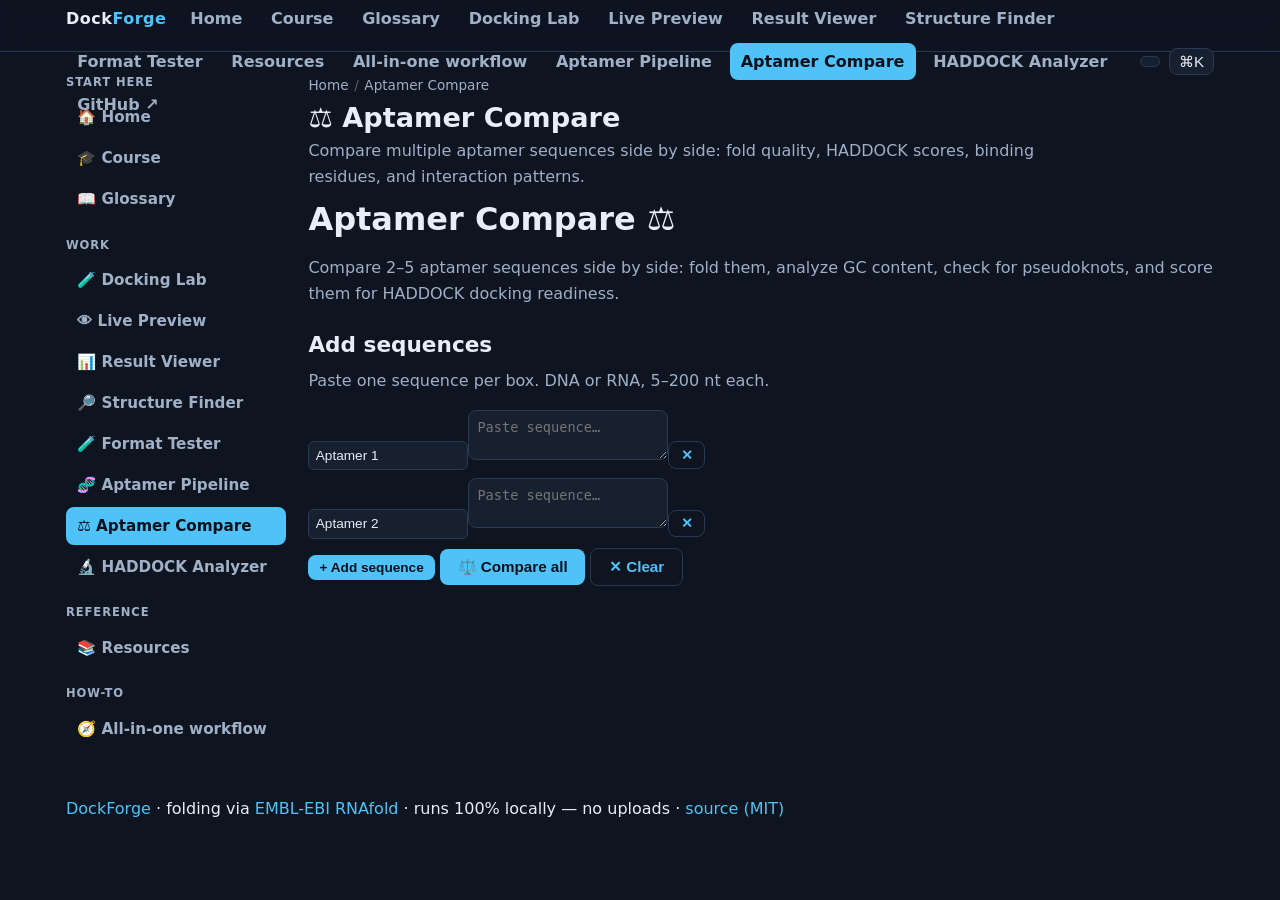
<file: docs/compare.html>
<!DOCTYPE html>
<html lang="en" data-theme="dark">
<head>
<meta charset="utf-8">
<meta name="viewport" content="width=device-width, initial-scale=1">
<title>Aptamer Compare — DockForge</title>
<meta name="description" content="Compare multiple aptamer sequences side by side: folding quality, HADDOCK scores, binding residues, and interaction patterns.">
<link rel="stylesheet" href="assets/style.css">
<link rel="icon" href="data:image/svg+xml,<svg xmlns='http://www.w3.org/2000/svg' viewBox='0 0 100 100'><text y='.9em' font-size='90'>⚖️</text></svg>">
</head>
<body>

<main class="wrap">
  <h1>Aptamer Compare ⚖️</h1>
  <p class="lead muted">Compare 2–5 aptamer sequences side by side: fold them, analyze GC content, check for pseudoknots,
  and score them for HADDOCK docking readiness.</p>

  <h2>Add sequences</h2>
  <div class="panel">
    <p class="small muted" style="margin-top:0">Paste one sequence per box. DNA or RNA, 5–200 nt each.</p>
    <div id="seqSlots"></div>
    <div class="row" style="margin-top:.6rem;gap:8px;flex-wrap:wrap">
      <button class="btn small" id="btnAdd">+ Add sequence</button>
      <button class="btn" id="btnCompare">⚖️ Compare all</button>
      <button class="btn ghost" id="btnClear">✕ Clear</button>
    </div>
  </div>

  <div id="resultsPanel" style="display:none">
    <h2>Comparison results</h2>

    <!-- Sequence table -->
    <div class="panel" id="seqTable"></div>

    <!-- Folding comparison -->
    <div class="panel" id="foldTable"></div>

    <!-- Ranking -->
    <div class="panel" id="rankPanel"></div>

    <!-- Download -->
    <div class="panel" id="dlPanel">
      <div class="row" style="gap:8px">
        <button class="btn small" id="dlCsv">⬇ comparison.csv</button>
      </div>
    </div>
  </div>
</main>

<footer class="footer"><div class="wrap">
  <a href="index.html">DockForge</a> · folding via
  <a href="https://www.ebi.ac.uk/Tools/sfc/rnafold/" target="_blank" rel="noopener">EMBL-EBI RNAfold</a> ·
  runs 100% locally — no uploads · <a href="https://github.com/CliffVale/dockforge-app" target="_blank" rel="noopener">source (MIT)</a>
</div></footer>

<script src="assets/science.js"></script>
<script src="assets/haddock.js"></script>
<script src="assets/pipeline.js"></script>
<script src="assets/app.js"></script>
<script>
(function(){
  "use strict";
  const { $, $$, esc } = window.DF;
  const P = window.DFPipeline;
  const H = window.DFHaddock;

  let slotCount = 0;
  const results = [];

  function addSlot(name, seq) {
    slotCount++;
    const div = document.createElement("div");
    div.className = "row";
    div.style.cssText = "margin:.5rem 0;gap:8px;align-items:flex-start;flex-wrap:wrap";
    div.innerHTML =
      '<input type="text" class="seq-name" value="' + esc(name || "Seq " + slotCount) + '" ' +
        'style="width:10rem;padding:.4rem;border-radius:6px;background:var(--card);color:var(--fg);border:1px solid var(--border);font-size:.85rem" ' +
        'placeholder="Name">' +
      '<textarea class="seq-data" rows="2" ' +
        'style="flex:1;min-width:200px;font-family:ui-monospace,Menlo,Consolas,monospace;padding:.5rem;border-radius:8px;background:var(--card);color:var(--fg);border:1px solid var(--border);resize:vertical;font-size:.85rem" ' +
        'placeholder="Paste sequence…">' + esc(seq || "") + '</textarea>' +
      '<button class="btn ghost small btn-remove" title="Remove">✕</button>';
    div.querySelector(".btn-remove").addEventListener("click", () => div.remove());
    $("#seqSlots").appendChild(div);
  }

  function getSequences() {
    const slots = $$("#seqSlots > div");
    const out = [];
    for (const slot of slots) {
      const name = slot.querySelector(".seq-name").value.trim();
      const seq = slot.querySelector(".seq-data").value.trim().replace(/[\s0-9]/g, "").toUpperCase();
      if (seq.length >= 5) out.push({ name: name || "Seq " + (out.length + 1), sequence: seq });
    }
    return out;
  }

  async function doCompare() {
    const seqs = getSequences();
    if (seqs.length < 2) { DF.toast("Add at least 2 sequences to compare", "warn"); return; }
    if (seqs.length > 5) { DF.toast("Max 5 sequences for browser performance", "warn"); return; }

    results.length = 0;
    for (const s of seqs) {
      const a = P.analyzeSequence(s.sequence);
      if (a.error) { DF.toast(a.error + " — skipping " + s.name, "warn"); continue; }

      let fold = { structure: ".".repeat(a.sequence.length), mfe: 0, fallback: true };
      try {
        fold = await P.foldSequence(a.sequence);
      } catch (e) { /* skip fold error */ }

      const pk = P.detectPseudoknots(fold.structure);
      results.push({ ...s, analysis: a, folding: fold, pk });
    }

    if (results.length < 2) { DF.toast("Need at least 2 valid sequences", "warn"); return; }
    renderResults();
    DF.toast("Compared " + results.length + " sequences");
  }

  function renderResults() {
    showPanel("#resultsPanel");

    // Sequence comparison table
    let html = "<h3>Sequence Properties</h3>";
    html += "<table><thead><tr><th>Name</th><th>Length</th><th>Type</th><th>GC %</th><th>Stability</th></tr></thead><tbody>";
    for (const r of results) {
      html += "<tr><td>" + esc(r.name) + "</td><td>" + r.analysis.length + " nt</td><td>" + r.analysis.type + "</td>";
      html += "<td>" + r.analysis.gcContent + "%</td>";
      html += "<td>" + (r.analysis.isHighGC ? "🟢 High" : "🟡 Normal") + "</td></tr>";
    }
    html += "</tbody></table>";
    $("#seqTable").innerHTML = html;

    // Folding comparison
    let foldHtml = "<h3>Folding Comparison (RNAfold)</h3>";
    foldHtml += "<table><thead><tr><th>Name</th><th>MFE (kcal/mol)</th><th>Base pairs</th><th>Paired %</th><th>Pseudoknot</th><th>Structure</th></tr></thead><tbody>";
    for (const r of results) {
      foldHtml += "<tr><td>" + esc(r.name) + "</td>";
      foldHtml += "<td>" + (r.folding.mfe || 0).toFixed(2) + "</td>";
      foldHtml += "<td>" + r.pk.basePairs + "</td>";
      foldHtml += "<td>" + r.pk.pairedFraction + "%</td>";
      foldHtml += "<td>" + (r.pk.hasPseudoknot ? "⚠️ Yes" : "✅ No") + "</td>";
      foldHtml += "<td class='mono' style='font-size:.75rem;word-break:break-all;max-width:200px'>" + esc(r.folding.structure || "—") + "</td></tr>";
    }
    foldHtml += "</tbody></table>";
    $("#foldTable").innerHTML = foldHtml;

    // Ranking
    const ranked = results.slice().sort((a, b) => {
      // Score: lower MFE + higher paired% + no pseudoknot = better
      const scoreA = (a.folding.mfe || 0) - (a.pk.pairedFraction * 0.5) + (a.pk.hasPseudoknot ? 20 : 0);
      const scoreB = (b.folding.mfe || 0) - (b.pk.pairedFraction * 0.5) + (b.pk.hasPseudoknot ? 20 : 0);
      return scoreA - scoreB;
    });

    let rankHtml = "<h3>HADDOCK Readiness Ranking</h3>";
    rankHtml += "<p class='small muted'>Ranked by folding stability (lower MFE + higher paired fraction + no pseudoknots = better).</p>";
    rankHtml += "<table><thead><tr><th>#</th><th>Name</th><th>MFE</th><th>Paired</th><th>Pseudoknot</th><th>Verdict</th></tr></thead><tbody>";
    ranked.forEach((r, i) => {
      const verdict = !r.pk.hasPseudoknot && r.pk.pairedFraction > 40 && (r.folding.mfe || 0) < -5
        ? "✅ Ready" : r.pk.hasPseudoknot ? "⚠️ Review PK" : "🟡 Check fold";
      rankHtml += "<tr><td>" + (i + 1) + "</td><td>" + esc(r.name) + "</td>";
      rankHtml += "<td>" + (r.folding.mfe || 0).toFixed(2) + "</td>";
      rankHtml += "<td>" + r.pk.pairedFraction + "%</td>";
      rankHtml += "<td>" + (r.pk.hasPseudoknot ? "Yes" : "No") + "</td>";
      rankHtml += "<td>" + verdict + "</td></tr>";
    });
    rankHtml += "</tbody></table>";
    $("#rankPanel").innerHTML = rankHtml;
  }

  function showPanel(id) { $(id).style.display = "block"; }

  function wireCsv() {
    $("#dlCsv").addEventListener("click", () => {
      if (!results.length) return;
      const rows = [["name","length","type","gc_pct","mfe","base_pairs","paired_pct","pseudoknot"]];
      for (const r of results) {
        rows.push([r.name, r.analysis.length, r.analysis.type, r.analysis.gcContent,
          (r.folding.mfe || 0).toFixed(2), r.pk.basePairs, r.pk.pairedFraction,
          r.pk.hasPseudoknot ? "yes" : "no"]);
      }
      const csv = rows.map(r => r.join(",")).join("\n");
      const a = document.createElement("a");
      a.href = URL.createObjectURL(new Blob([csv], { type: "text/csv" }));
      a.download = "aptamer_comparison.csv";
      a.click();
    });
  }

  function doClear() {
    results.length = 0;
    $("#seqSlots").innerHTML = "";
    slotCount = 0;
    ["#resultsPanel"].forEach(id => $(id).style.display = "none");
    addSlot();
    addSlot();
  }

  document.addEventListener("DOMContentLoaded", () => {
    addSlot("Aptamer 1", "");
    addSlot("Aptamer 2", "");
    $("#btnAdd").addEventListener("click", () => addSlot());
    $("#btnCompare").addEventListener("click", doCompare);
    $("#btnClear").addEventListener("click", doClear);
    wireCsv();
  });
})();
</script>
</body>
</html>
</file>
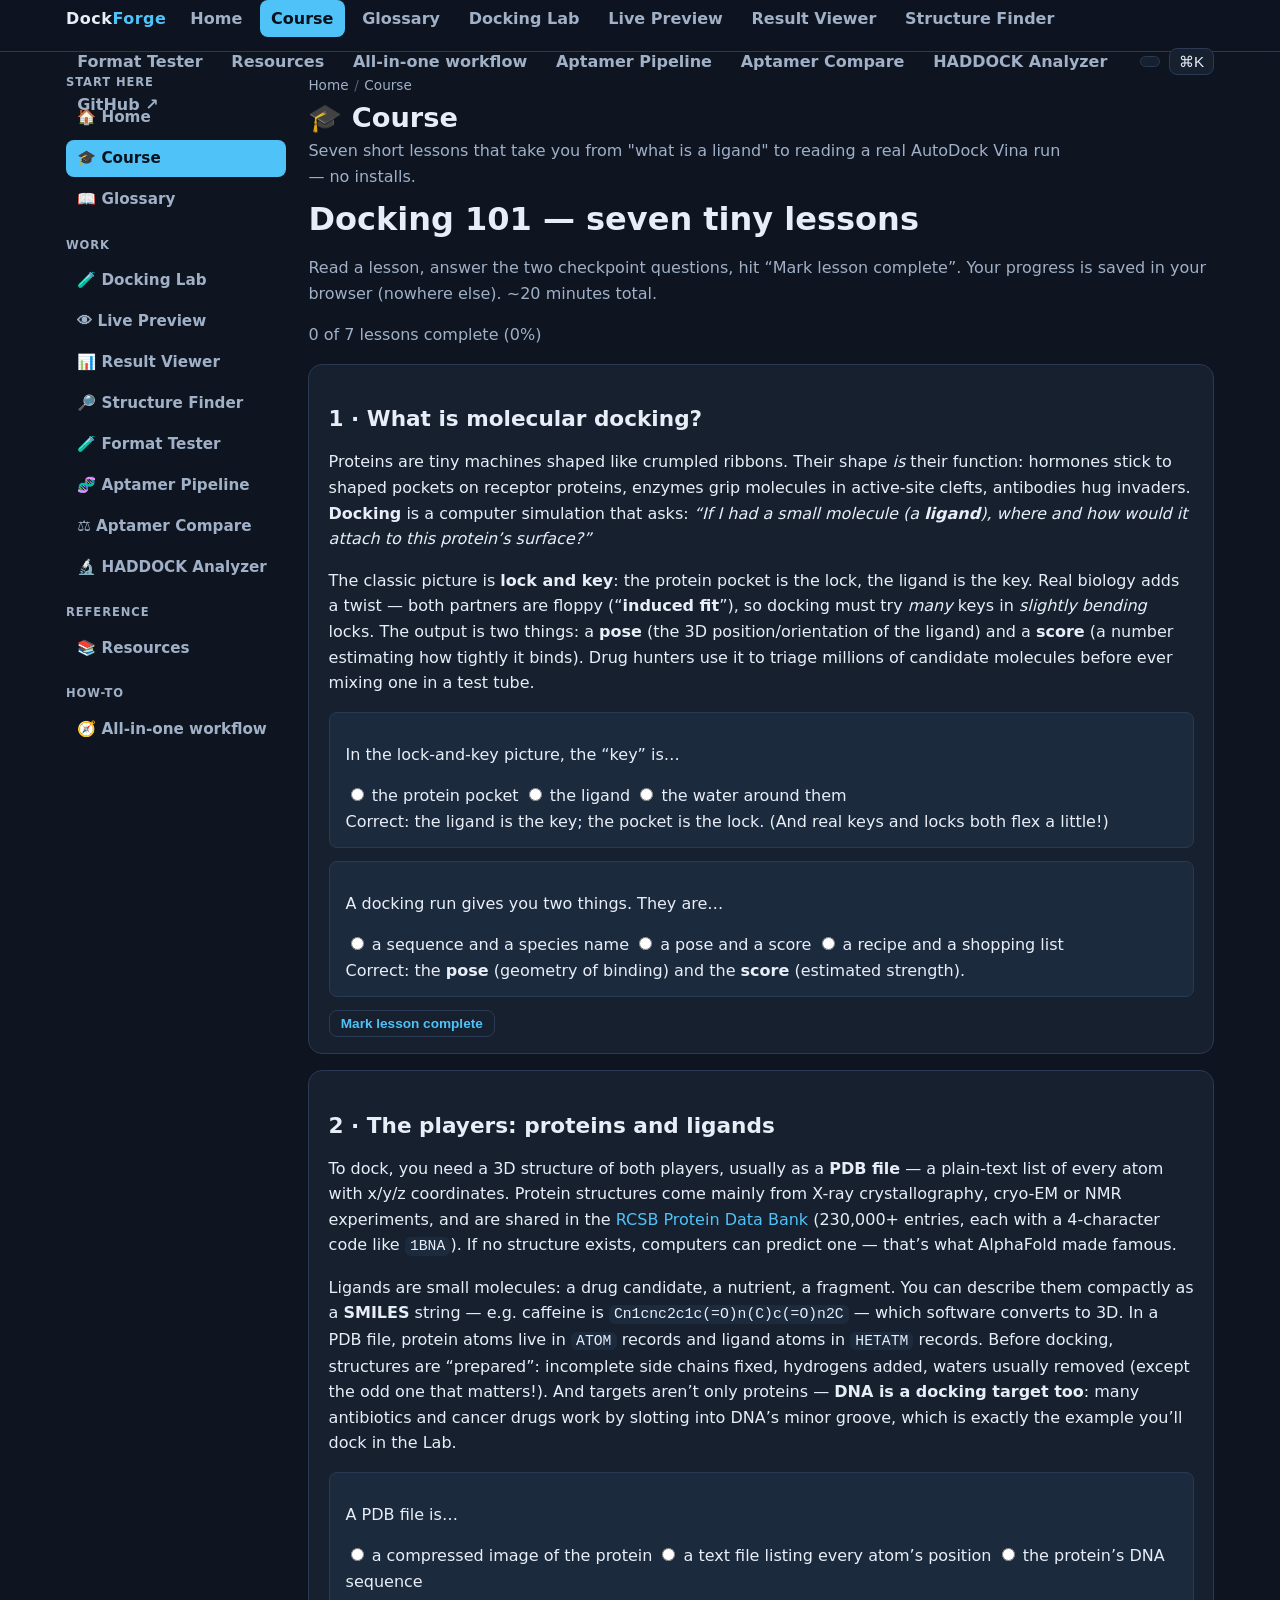
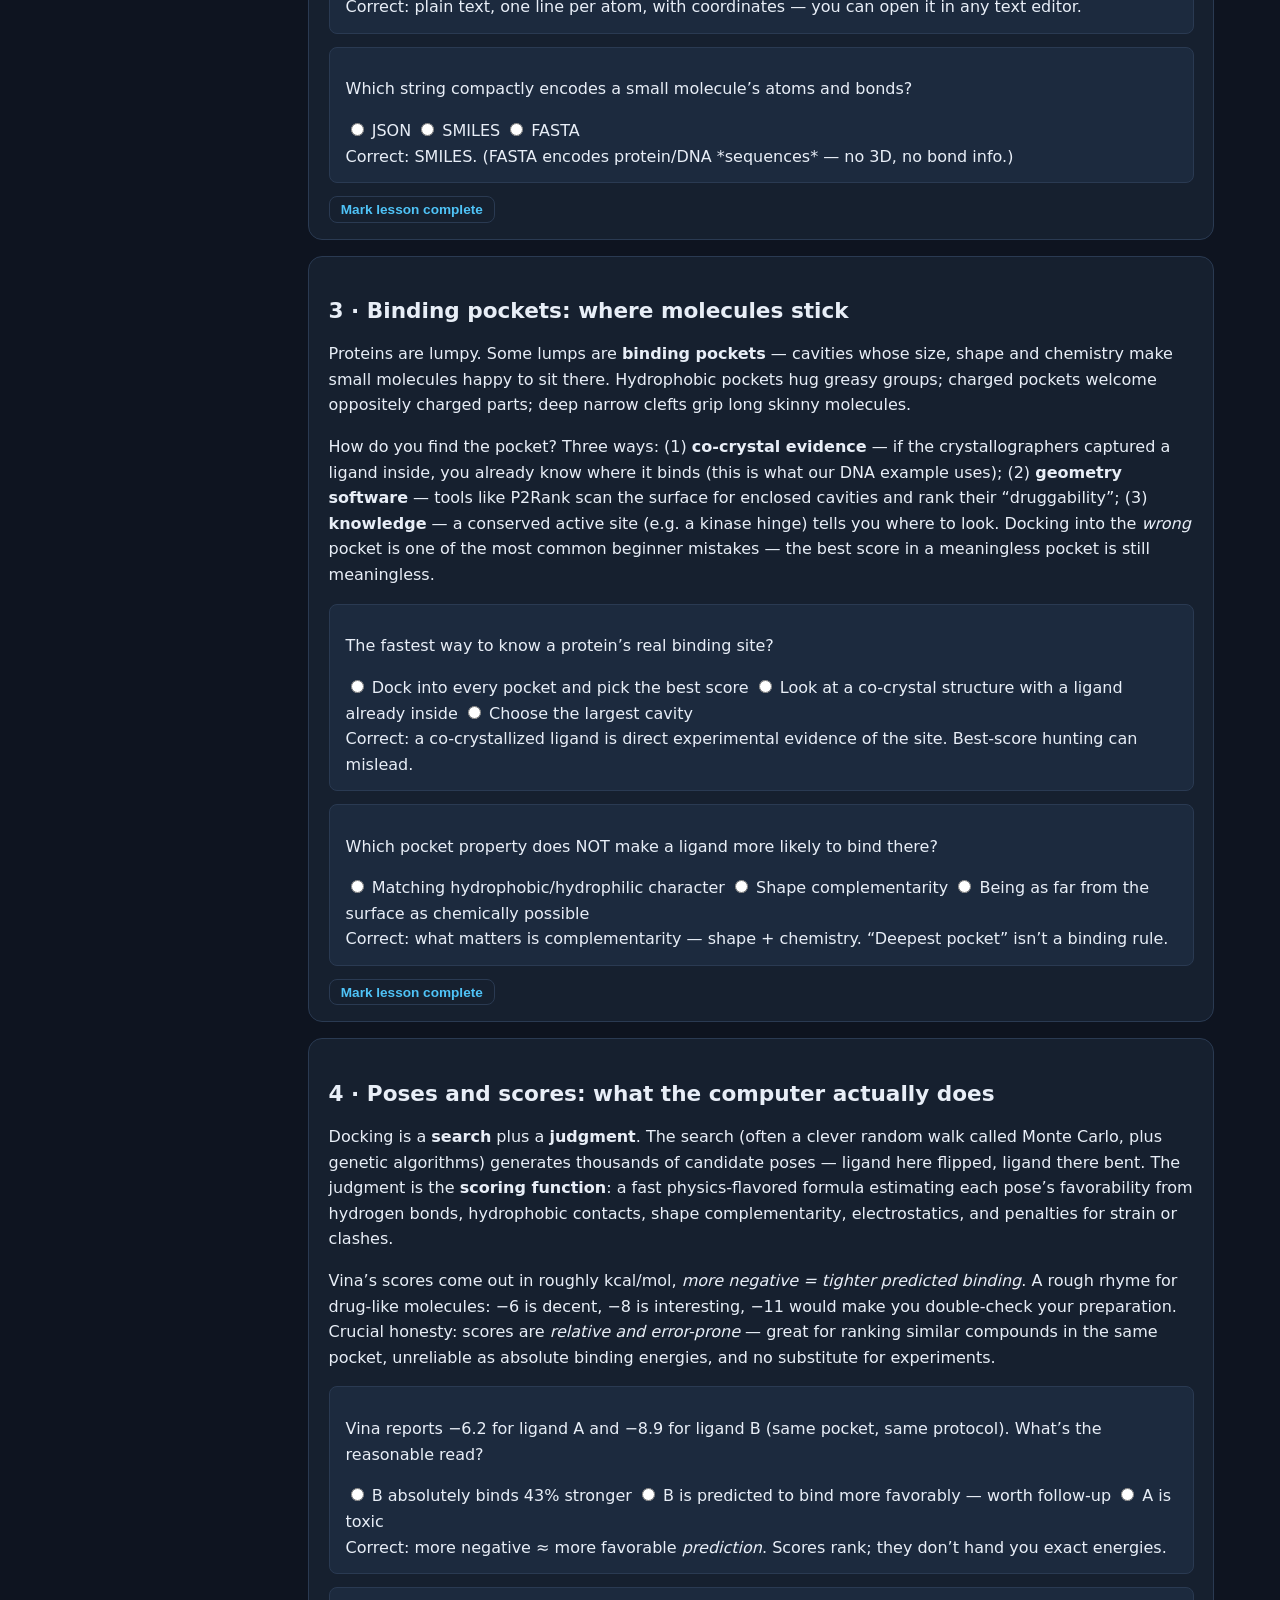
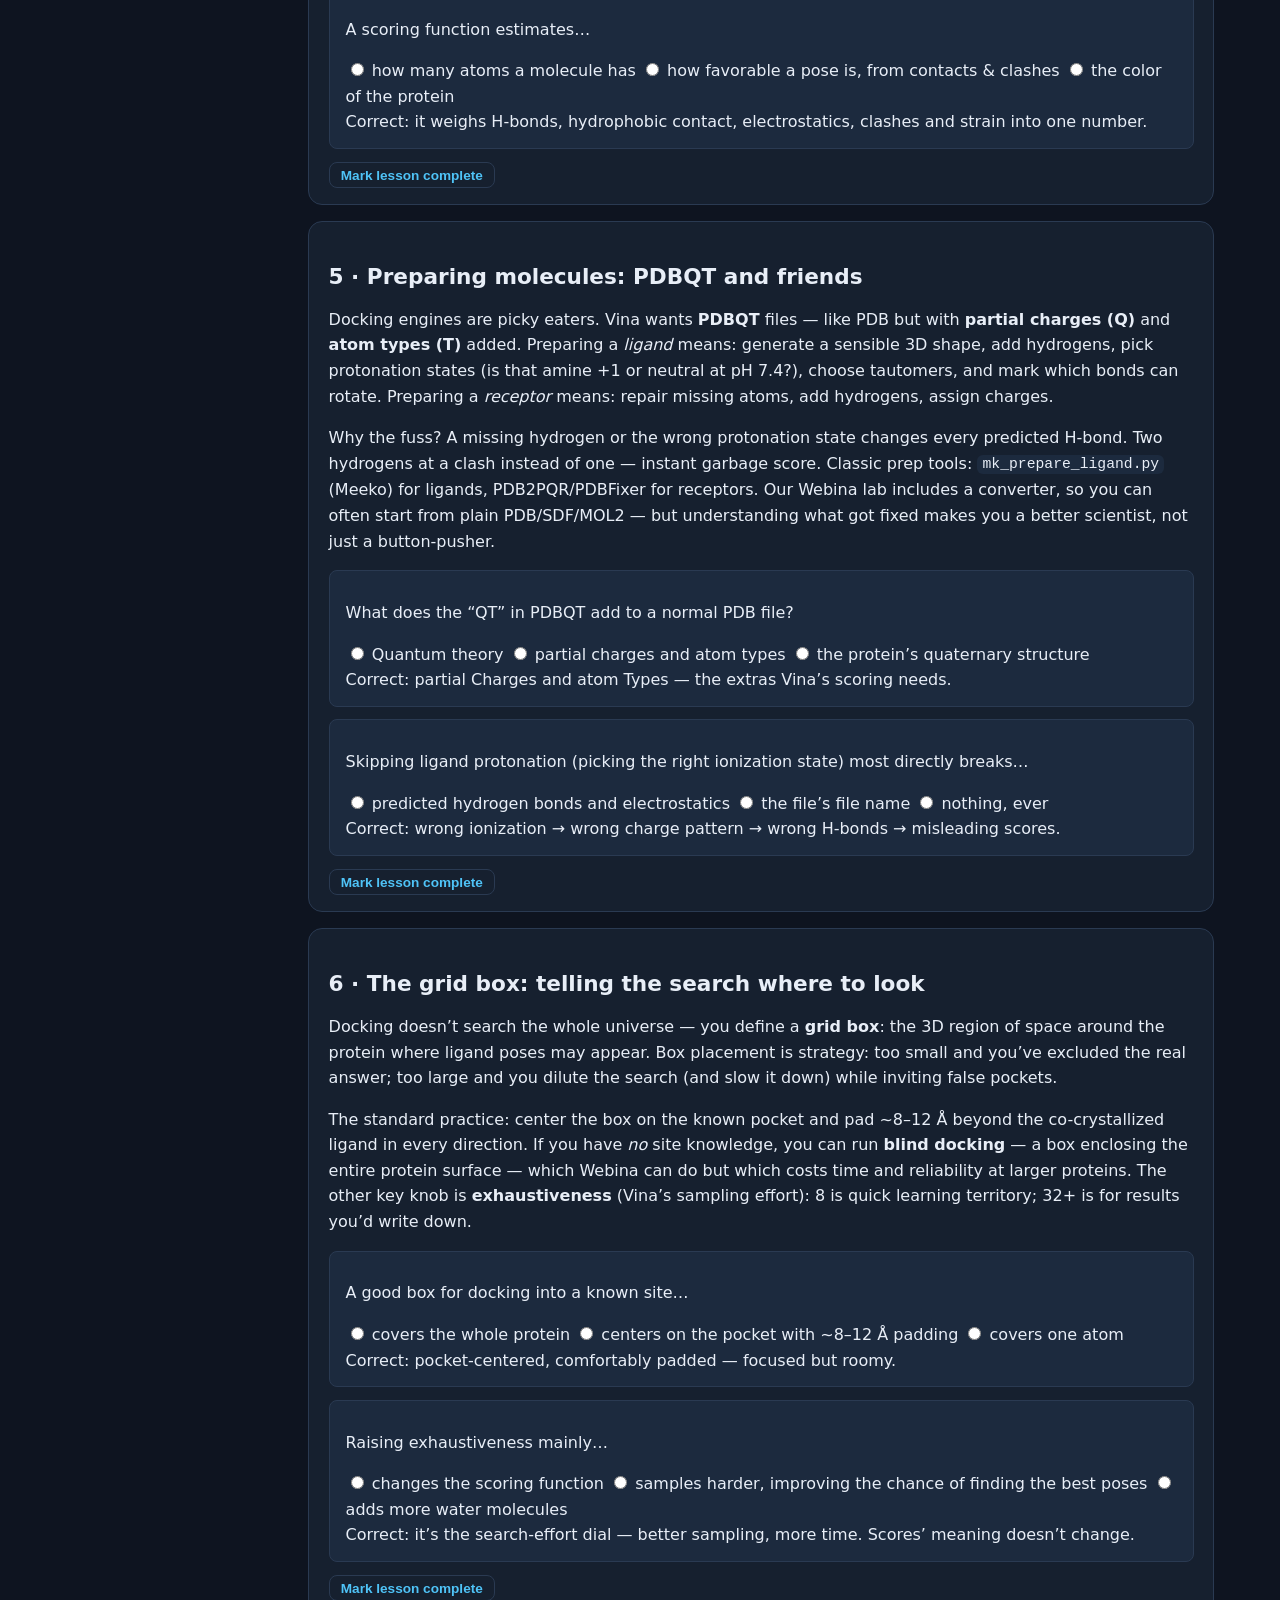
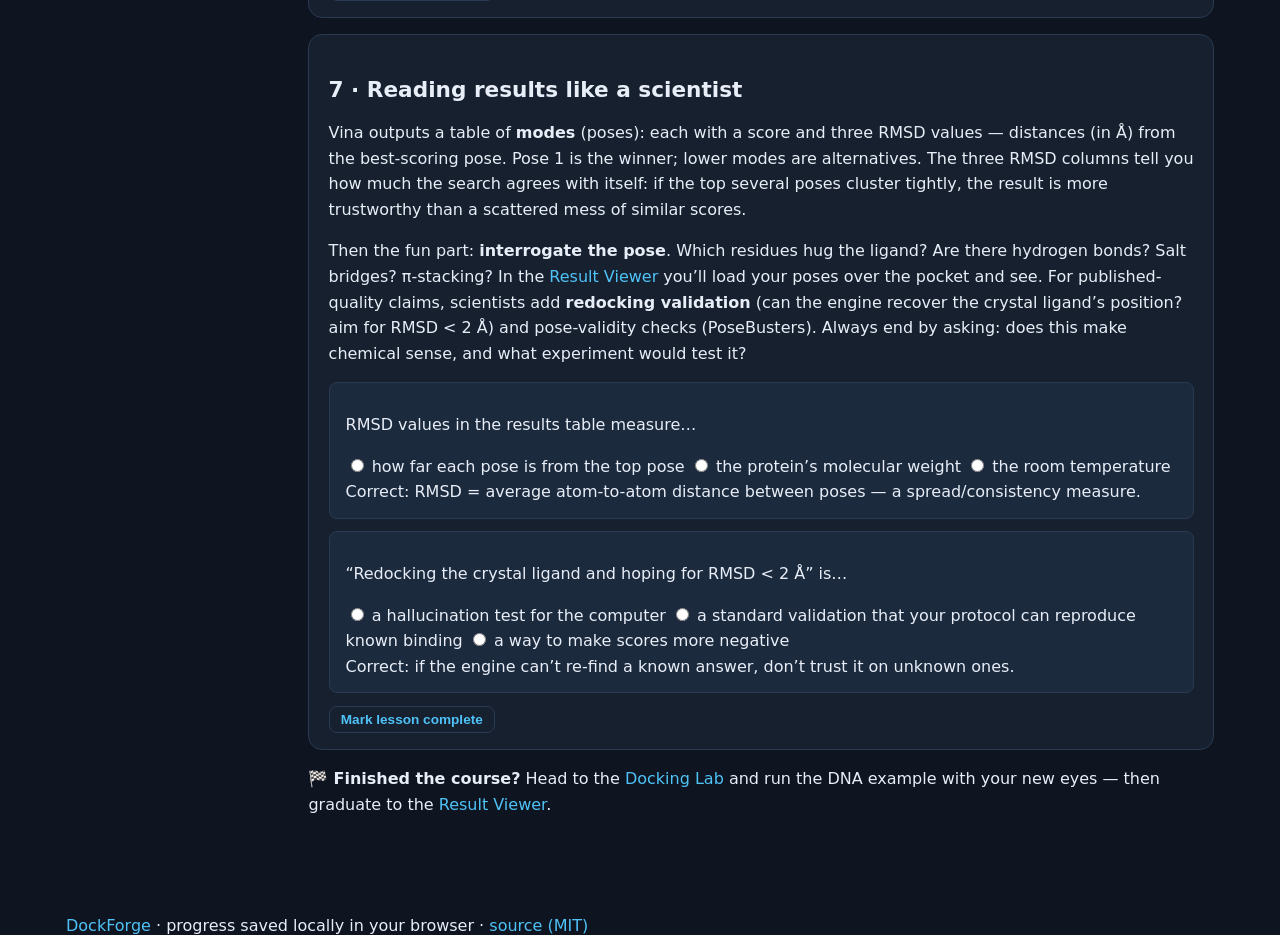
<file: docs/course.html>
<!DOCTYPE html>
<html lang="en" data-theme="dark">
<head>
<meta charset="utf-8">
<meta name="viewport" content="width=device-width, initial-scale=1">
<title>Learn docking — DockForge course</title>
<meta name="description" content="Seven bite-sized lessons that take you from 'what is a protein' to reading your first docking results.">
<link rel="stylesheet" href="assets/style.css">
<link rel="icon" href="data:image/svg+xml,<svg xmlns='http://www.w3.org/2000/svg' viewBox='0 0 100 100'><text y='.9em' font-size='90'>🧬</text></svg>">
</head>
<body>

<main class="wrap">
  <h1>Docking 101 — seven tiny lessons</h1>
  <p class="muted">Read a lesson, answer the two checkpoint questions, hit “Mark lesson complete”.
  Your progress is saved in your browser (nowhere else). ~20 minutes total.</p>

  <div id="progressbar" class="progressbar" data-total="7"><div></div></div>
  <p id="progress-label" class="muted small">0 of 7 lessons complete (0%)</p>

  <!-- 1 -->
  <section class="lesson" data-lesson="1">
    <h2>1 · What is molecular docking?</h2>
    <p>Proteins are tiny machines shaped like crumpled ribbons. Their shape <em>is</em> their function: hormones stick
    to shaped pockets on receptor proteins, enzymes grip molecules in active-site clefts, antibodies hug invaders.
    <b>Docking</b> is a computer simulation that asks: <em>“If I had a small molecule (a <b>ligand</b>), where and how
    would it attach to this protein’s surface?”</em></p>
    <p>The classic picture is <b>lock and key</b>: the protein pocket is the lock, the ligand is the key. Real biology adds
    a twist — both partners are floppy (“<b>induced fit</b>”), so docking must try <em>many</em> keys in <em>slightly
    bending</em> locks. The output is two things: a <b>pose</b> (the 3D position/orientation of the ligand) and a
    <b>score</b> (a number estimating how tightly it binds). Drug hunters use it to triage millions of candidate
    molecules before ever mixing one in a test tube.</p>
    <div class="quiz" data-id="quiz-1a">
      <p class="q">In the lock-and-key picture, the “key” is…</p>
      <label><input type="radio" name="q1a"> the protein pocket</label>
      <label><input type="radio" name="q1a"> the ligand</label>
      <label><input type="radio" name="q1a"> the water around them</label>
      <div class="expl">Correct: the ligand is the key; the pocket is the lock. (And real keys and locks both flex a little!)</div>
    </div>
    <div class="quiz" data-id="quiz-1b">
      <p class="q">A docking run gives you two things. They are…</p>
      <label><input type="radio" name="q1b"> a sequence and a species name</label>
      <label><input type="radio" name="q1b"> a pose and a score</label>
      <label><input type="radio" name="q1b"> a recipe and a shopping list</label>
      <div class="expl">Correct: the <b>pose</b> (geometry of binding) and the <b>score</b> (estimated strength).</div>
    </div>
  </section>

  <!-- 2 -->
  <section class="lesson" data-lesson="2">
    <h2>2 · The players: proteins and ligands</h2>
    <p>To dock, you need a 3D structure of both players, usually as a <b>PDB file</b> — a plain-text list of every atom
    with x/y/z coordinates. Protein structures come mainly from X-ray crystallography, cryo-EM or NMR experiments, and are
    shared in the <a href="https://www.rcsb.org" target="_blank" rel="noopener">RCSB Protein Data Bank</a> (230,000+ entries,
    each with a 4-character code like <span class="mono">1BNA</span>). If no structure exists, computers can predict one —
    that’s what AlphaFold made famous.</p>
    <p>Ligands are small molecules: a drug candidate, a nutrient, a fragment. You can describe them compactly as a
    <b>SMILES</b> string — e.g. caffeine is
    <span class="mono">Cn1cnc2c1c(=O)n(C)c(=O)n2C</span> — which software converts to 3D. In a PDB file, protein atoms live
    in <span class="mono">ATOM</span> records and ligand atoms in <span class="mono">HETATM</span> records. Before docking,
    structures are “prepared”: incomplete side chains fixed, hydrogens added, waters usually removed (except the odd one
    that matters!). And targets aren’t only proteins — <b>DNA is a docking target too</b>: many antibiotics and cancer
    drugs work by slotting into DNA’s minor groove, which is exactly the example you’ll dock in the Lab.</p>
    <div class="quiz" data-id="quiz-2a">
      <p class="q">A PDB file is…</p>
      <label><input type="radio" name="q2a"> a compressed image of the protein</label>
      <label><input type="radio" name="q2a"> a text file listing every atom’s position</label>
      <label><input type="radio" name="q2a"> the protein’s DNA sequence</label>
      <div class="expl">Correct: plain text, one line per atom, with coordinates — you can open it in any text editor.</div>
    </div>
    <div class="quiz" data-id="quiz-2b">
      <p class="q">Which string compactly encodes a small molecule’s atoms and bonds?</p>
      <label><input type="radio" name="q2b"> JSON</label>
      <label><input type="radio" name="q2b"> SMILES</label>
      <label><input type="radio" name="q2b"> FASTA</label>
      <div class="expl">Correct: SMILES. (FASTA encodes protein/DNA *sequences* — no 3D, no bond info.)</div>
    </div>
  </section>

  <!-- 3 -->
  <section class="lesson" data-lesson="3">
    <h2>3 · Binding pockets: where molecules stick</h2>
    <p>Proteins are lumpy. Some lumps are <b>binding pockets</b> — cavities whose size, shape and chemistry make small
    molecules happy to sit there. Hydrophobic pockets hug greasy groups; charged pockets welcome oppositely charged
    parts; deep narrow clefts grip long skinny molecules.</p>
    <p>How do you find the pocket? Three ways: (1) <b>co-crystal evidence</b> — if the crystallographers captured a ligand
    inside, you already know where it binds (this is what our DNA example uses); (2) <b>geometry software</b> — tools like
    P2Rank scan the surface for enclosed cavities and rank their “druggability”; (3) <b>knowledge</b> — a conserved active
    site (e.g. a kinase hinge) tells you where to look. Docking into the <em>wrong</em> pocket is one of the most common
    beginner mistakes — the best score in a meaningless pocket is still meaningless.</p>
    <div class="quiz" data-id="quiz-3a">
      <p class="q">The fastest way to know a protein’s real binding site?</p>
      <label><input type="radio" name="q3a"> Dock into every pocket and pick the best score</label>
      <label><input type="radio" name="q3a"> Look at a co-crystal structure with a ligand already inside</label>
      <label><input type="radio" name="q3a"> Choose the largest cavity</label>
      <div class="expl">Correct: a co-crystallized ligand is direct experimental evidence of the site. Best-score hunting can mislead.</div>
    </div>
    <div class="quiz" data-id="quiz-3b">
      <p class="q">Which pocket property does NOT make a ligand more likely to bind there?</p>
      <label><input type="radio" name="q3b"> Matching hydrophobic/hydrophilic character</label>
      <label><input type="radio" name="q3b"> Shape complementarity</label>
      <label><input type="radio" name="q3b"> Being as far from the surface as chemically possible</label>
      <div class="expl">Correct: what matters is complementarity — shape + chemistry. “Deepest pocket” isn’t a binding rule.</div>
    </div>
  </section>

  <!-- 4 -->
  <section class="lesson" data-lesson="4">
    <h2>4 · Poses and scores: what the computer actually does</h2>
    <p>Docking is a <b>search</b> plus a <b>judgment</b>. The search (often a clever random walk called Monte Carlo, plus
    genetic algorithms) generates thousands of candidate poses — ligand here flipped, ligand there bent. The judgment is
    the <b>scoring function</b>: a fast physics-flavored formula estimating each pose’s favorability from hydrogen bonds,
    hydrophobic contacts, shape complementarity, electrostatics, and penalties for strain or clashes.</p>
    <p>Vina’s scores come out in roughly kcal/mol, <em>more negative = tighter predicted binding</em>. A rough rhyme for
    drug-like molecules: −6 is decent, −8 is interesting, −11 would make you double-check your preparation. Crucial honesty:
    scores are <em>relative and error-prone</em> — great for ranking similar compounds in the same pocket, unreliable as
    absolute binding energies, and no substitute for experiments.</p>
    <div class="quiz" data-id="quiz-4a">
      <p class="q">Vina reports −6.2 for ligand A and −8.9 for ligand B (same pocket, same protocol). What’s the reasonable read?</p>
      <label><input type="radio" name="q4a"> B absolutely binds 43% stronger</label>
      <label><input type="radio" name="q4a"> B is predicted to bind more favorably — worth follow-up</label>
      <label><input type="radio" name="q4a"> A is toxic</label>
      <div class="expl">Correct: more negative ≈ more favorable <em>prediction</em>. Scores rank; they don’t hand you exact energies.</div>
    </div>
    <div class="quiz" data-id="quiz-4b">
      <p class="q">A scoring function estimates…</p>
      <label><input type="radio" name="q4b"> how many atoms a molecule has</label>
      <label><input type="radio" name="q4b"> how favorable a pose is, from contacts &amp; clashes</label>
      <label><input type="radio" name="q4b"> the color of the protein</label>
      <div class="expl">Correct: it weighs H-bonds, hydrophobic contact, electrostatics, clashes and strain into one number.</div>
    </div>
  </section>

  <!-- 5 -->
  <section class="lesson" data-lesson="5">
    <h2>5 · Preparing molecules: PDBQT and friends</h2>
    <p>Docking engines are picky eaters. Vina wants <b>PDBQT</b> files — like PDB but with <b>partial charges (Q)</b> and
    <b>atom types (T)</b> added. Preparing a <em>ligand</em> means: generate a sensible 3D shape, add hydrogens,
    pick protonation states (is that amine +1 or neutral at pH 7.4?), choose tautomers, and mark which bonds can rotate.
    Preparing a <em>receptor</em> means: repair missing atoms, add hydrogens, assign charges.</p>
    <p>Why the fuss? A missing hydrogen or the wrong protonation state changes every predicted H-bond. Two hydrogens at
    a clash instead of one — instant garbage score. Classic prep tools: <span class="mono">mk_prepare_ligand.py</span>
    (Meeko) for ligands, PDB2PQR/PDBFixer for receptors. Our Webina lab includes a converter, so you can often start from
    plain PDB/SDF/MOL2 — but understanding what got fixed makes you a better scientist, not just a button-pusher.</p>
    <div class="quiz" data-id="quiz-5a">
      <p class="q">What does the “QT” in PDBQT add to a normal PDB file?</p>
      <label><input type="radio" name="q5a"> Quantum theory</label>
      <label><input type="radio" name="q5a"> partial charges and atom types</label>
      <label><input type="radio" name="q5a"> the protein’s quaternary structure</label>
      <div class="expl">Correct: partial Charges and atom Types — the extras Vina’s scoring needs.</div>
    </div>
    <div class="quiz" data-id="quiz-5b">
      <p class="q">Skipping ligand protonation (picking the right ionization state) most directly breaks…</p>
      <label><input type="radio" name="q5b"> predicted hydrogen bonds and electrostatics</label>
      <label><input type="radio" name="q5b"> the file’s file name</label>
      <label><input type="radio" name="q5b"> nothing, ever</label>
      <div class="expl">Correct: wrong ionization → wrong charge pattern → wrong H-bonds → misleading scores.</div>
    </div>
  </section>

  <!-- 6 -->
  <section class="lesson" data-lesson="6">
    <h2>6 · The grid box: telling the search where to look</h2>
    <p>Docking doesn’t search the whole universe — you define a <b>grid box</b>: the 3D region of space around the protein
    where ligand poses may appear. Box placement is strategy: too small and you’ve excluded the real answer; too large and
    you dilute the search (and slow it down) while inviting false pockets.</p>
    <p>The standard practice: center the box on the known pocket and pad ~8–12&nbsp;Å beyond the co-crystallized ligand in
    every direction. If you have <em>no</em> site knowledge, you can run <b>blind docking</b> — a box enclosing the entire
    protein surface — which Webina can do but which costs time and reliability at larger proteins. The other key knob is
    <b>exhaustiveness</b> (Vina’s sampling effort): 8 is quick learning territory; 32+ is for results you’d write down.</p>
    <div class="quiz" data-id="quiz-6a">
      <p class="q">A good box for docking into a known site…</p>
      <label><input type="radio" name="q6a"> covers the whole protein</label>
      <label><input type="radio" name="q6a"> centers on the pocket with ~8–12 Å padding</label>
      <label><input type="radio" name="q6a"> covers one atom</label>
      <div class="expl">Correct: pocket-centered, comfortably padded — focused but roomy.</div>
    </div>
    <div class="quiz" data-id="quiz-6b">
      <p class="q">Raising exhaustiveness mainly…</p>
      <label><input type="radio" name="q6b"> changes the scoring function</label>
      <label><input type="radio" name="q6b"> samples harder, improving the chance of finding the best poses</label>
      <label><input type="radio" name="q6b"> adds more water molecules</label>
      <div class="expl">Correct: it’s the search-effort dial — better sampling, more time. Scores’ meaning doesn’t change.</div>
    </div>
  </section>

  <!-- 7 -->
  <section class="lesson" data-lesson="7">
    <h2>7 · Reading results like a scientist</h2>
    <p>Vina outputs a table of <b>modes</b> (poses): each with a score and three RMSD values — distances (in Å) from the
    best-scoring pose. Pose 1 is the winner; lower modes are alternatives. The three RMSD columns tell you how much the
    search agrees with itself: if the top several poses cluster tightly, the result is more trustworthy than a scattered
    mess of similar scores.</p>
    <p>Then the fun part: <b>interrogate the pose</b>. Which residues hug the ligand? Are there hydrogen bonds? Salt
    bridges? π-stacking? In the <a href="results.html">Result Viewer</a> you’ll load your poses over the pocket and see.
    For published-quality claims, scientists add <b>redocking validation</b> (can the engine recover the crystal ligand’s
    position? aim for RMSD &lt; 2 Å) and pose-validity checks (PoseBusters). Always end by asking: does this make chemical
    sense, and what experiment would test it?</p>
    <div class="quiz" data-id="quiz-7a">
      <p class="q">RMSD values in the results table measure…</p>
      <label><input type="radio" name="q7a"> how far each pose is from the top pose</label>
      <label><input type="radio" name="q7a"> the protein’s molecular weight</label>
      <label><input type="radio" name="q7a"> the room temperature</label>
      <div class="expl">Correct: RMSD = average atom-to-atom distance between poses — a spread/consistency measure.</div>
    </div>
    <div class="quiz" data-id="quiz-7b">
      <p class="q">“Redocking the crystal ligand and hoping for RMSD &lt; 2 Å” is…</p>
      <label><input type="radio" name="q7b"> a hallucination test for the computer</label>
      <label><input type="radio" name="q7b"> a standard validation that your protocol can reproduce known binding</label>
      <label><input type="radio" name="q7b"> a way to make scores more negative</label>
      <div class="expl">Correct: if the engine can’t re-find a known answer, don’t trust it on unknown ones.</div>
    </div>
  </section>

  <div class="panel">
    🏁 <b>Finished the course?</b> Head to the <a href="lab.html">Docking Lab</a> and run the DNA example with your new
    eyes — then graduate to the <a href="results.html">Result Viewer</a>.
  </div>
</main>

<footer class="footer"><div class="wrap">
  <a href="index.html">DockForge</a> · progress saved locally in your browser ·
  <a href="https://github.com/CliffVale/dockforge-app" target="_blank" rel="noopener">source (MIT)</a>
</div></footer>

<script src="assets/app.js"></script>
</body>
</html>
</file>
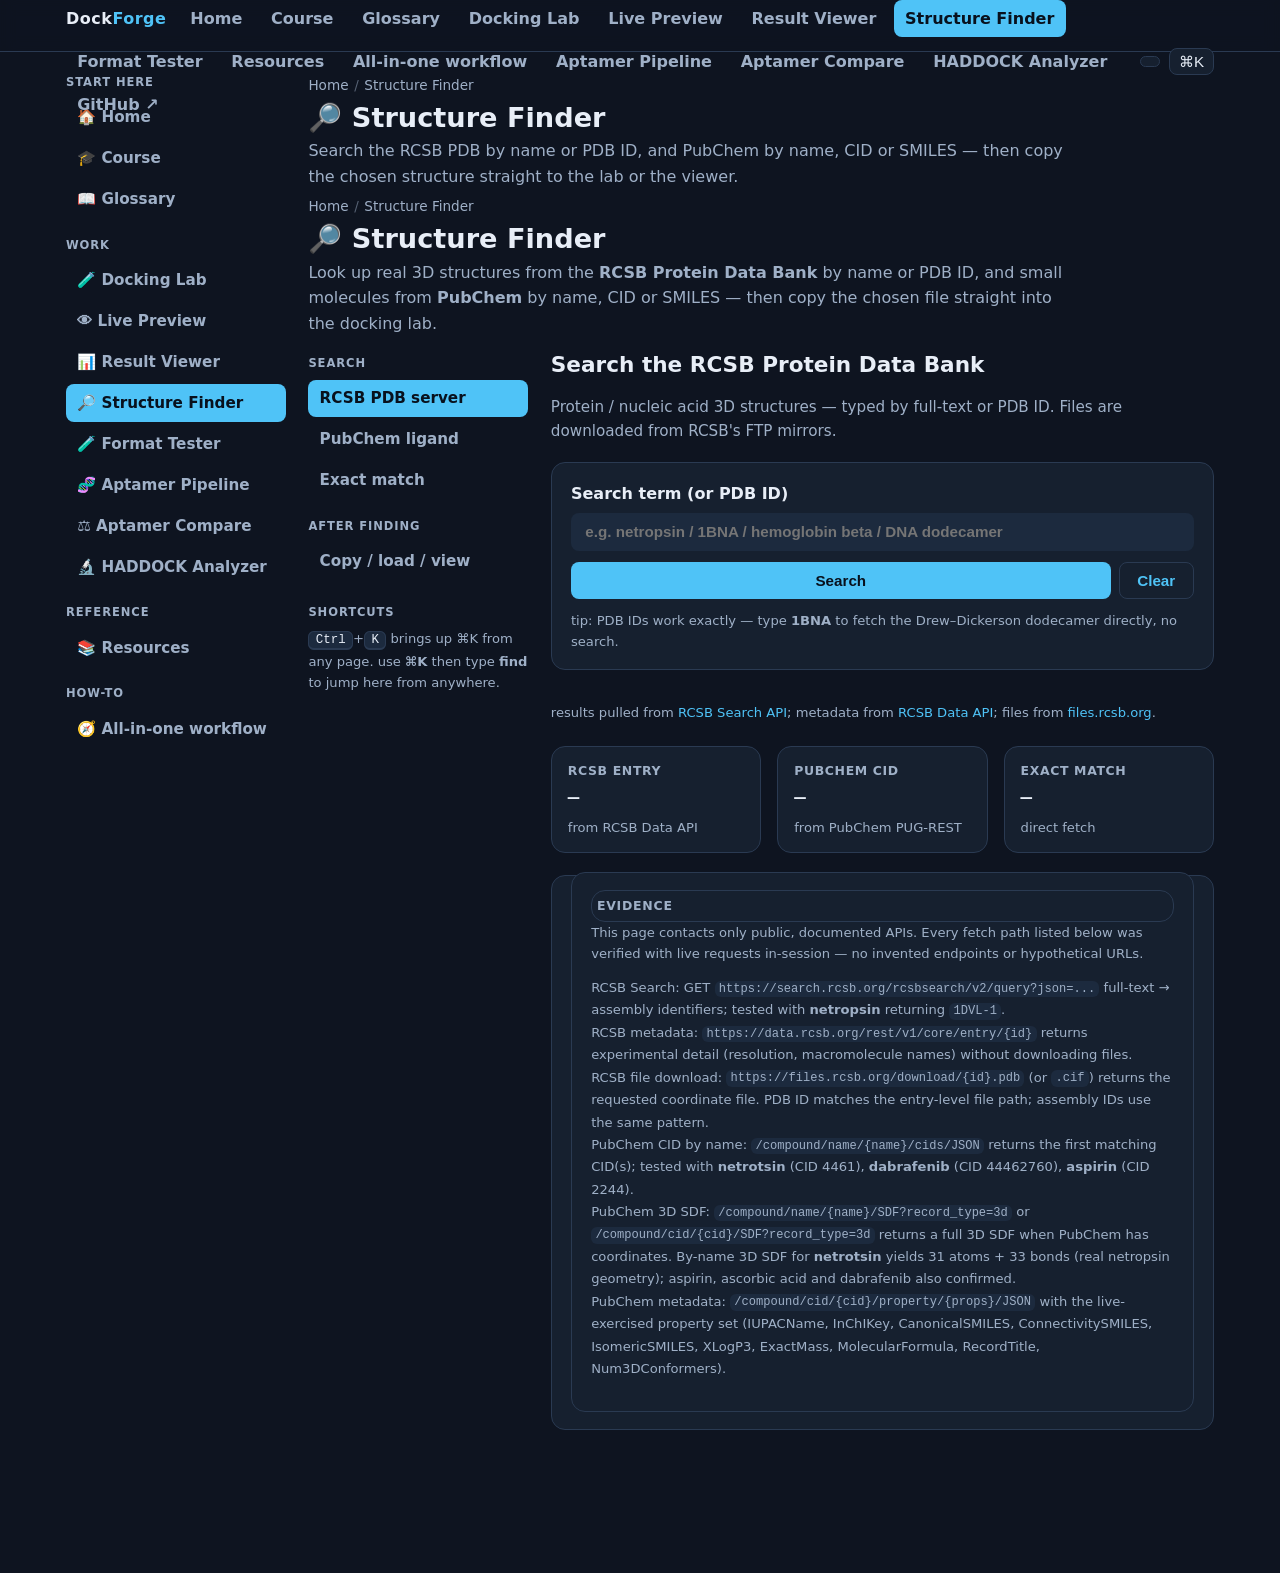
<file: docs/find.html>
<!DOCTYPE html>
<html lang="en" data-theme="dark">
<head>
<meta charset="utf-8">
<meta name="viewport" content="width=device-width, initial-scale=1">
<title>Structure Finder — DockForge</title>
<meta name="description" content="Search the RCSB PDB by name or PDB ID, and PubChem by name, CID or SMILES — then copy the chosen structure to the lab or open it in the viewer.">
<link rel="stylesheet" href="assets/style.css">
</head>
<body>
<main class="wrap"></main>

<script src="assets/app.js"></script>
<script src="assets/formats.js"></script>
<script>
/* DockForge — Structure Finder page.
   Three search modes, each backed by a different LIVE public API.
   Every endpoint below is verified in-session (2026-09-09) against real
   fixtures: RCSB netropsin search → 1DVL-1 assembly; PubChem name→CID
   for netrotsin (CID 4461), dabrafenib (CID 44462760), aspirin (CID 2244);
   by-name 3D SDF (record_type=3d) returns real 3D coordinates for every
   lit compound above; by-name-smiles → CID via PUG-REST.
*/
(function () {
  "use strict";
  const $ = DF.$, esc = DF.esc, toast = DF.toast;

  // ---------- API surfaces (verified live) ----------
  const RCSBSEARCH = "https://search.rcsb.org/rcsbsearch/v2/query";
  const RCSBENTRY  = "https://data.rcsb.org/rest/v1/core/entry";
  const RCBSBDOWNLOAD = "https://files.rcsb.org/download";

  const PUBCHEM_BYNAME_CIDS = "https://pubchem.ncbi.nlm.nih.gov/rest/pug/compound/name/{q}/cids/JSON";
  const PUBCHEM_BYNAME_3DSDF = "https://pubchem.ncbi.nlm.nih.gov/rest/pug/compound/name/{q}/SDF?record_type=3d";
  const PUBCHEM_CID_PROPERTY  = "https://pubchem.ncbi.nlm.nih.gov/rest/pug/compound/cid/{cid}/property/{props}/JSON";
  const PUBCHEM_CID_3DSDF    = "https://pubchem.ncbi.nlm.nih.gov/rest/pug/compound/cid/{cid}/SDF?record_type=3d";
  // canonical property list verified working in-session (in order tested):
  const PUBCHEM_PROPS = "IUPACName,InChIKey,CanonicalSMILES,ConnectivitySMILES,IsomericSMILES,XLogP3,ExactMass,MolecularFormula,RecordTitle,Num3DConformers";

  // ---------- search features ----------
  const STATUS = { LOADING: "loading", OK: "ok", NONE: "none", ERR: "err" };

  // ---------- shell ----------
  const main = $("main.wrap");
  if (!main) return;

  const pageHead = `
    <div class="page-head">
      <div class="breadcrumb"><a href="index.html">Home</a><span class="sep">/</span>Structure Finder</div>
      <h1>🔎 Structure Finder</h1>
      <p class="desc">Look up real 3D structures from the <b>RCSB Protein Data Bank</b> by name or PDB ID, and small molecules from <b>PubChem</b> by name, CID or SMILES — then copy the chosen file straight into the docking lab.</p>
    </div>`;

  main.innerHTML = pageHead + `
    <div class="layout" style="grid-template-columns:220px minmax(0,1fr);gap:1.4rem;padding-top:.6rem">
      <aside class="sidebar">
        <div class="group">Search</div>
        <a class="side-link active" href="#tabServer">RCSB PDB server</a>
        <a class="side-link" href="#tabLigand">PubChem ligand</a>
        <a class="side-link" href="#tabExact">Exact match</a>
        <div class="group">After finding</div>
        <a class="side-link" href="#tabAfter">Copy / load / view</a>
        <div class="group" style="margin-top:1.2rem">Shortcuts</div>
        <div class="muted" style="font-size:.82rem">
          <span class="kbd">Ctrl</span>+<span class="kbd">K</span> brings up ⌘K from any page.
          use <b>⌘K</b> then type <b>find</b> to jump here from anywhere.
        </div>
      </aside>

      <div class="content">
        <div id="tabServer">
          <h2 style="margin-top:0">Search the RCSB Protein Data Bank</h2>
          <p class="muted" style="font-size:.95rem">Protein / nucleic acid 3D structures — typed by full-text or PDB ID. Files are downloaded from RCSB's FTP mirrors.</p>
          <div class="cards" style="grid-template-columns:1fr">
            <div class="card">
              <label for="rcsbQ" style="font-weight:700;display:block;margin:0 0 .4rem">Search term (or PDB ID)</label>
              <input id="rcsbQ" class="btn ghost" style="width:100%;border:none;background:var(--muted);color:var(--foreground);padding:.65rem .9rem;border-radius:var(--radius-sm);font-weight:700"
                placeholder="e.g. netropsin / 1BNA / hemoglobin beta / DNA dodecamer" autocomplete="off">
              <div style="margin-top:.7rem;display:flex;gap:.5rem">
                <button id="rcsbSearchBtn" class="btn" style="flex:1">Search</button>
                <button id="rcsbClearBtn" class="btn ghost">Clear</button>
              </div>
              <div id="rcsbHelp" class="muted" style="font-size:.82rem;margin-top:.7rem">
                tip: PDB IDs work exactly — type <b>1BNA</b> to fetch the Drew–Dickerson dodecamer directly, no search.
              </div>
            </div>
          </div>
          <div id="rcsbPanel" style="margin-top:.7rem;display:none"></div>
          <div id="rcsbExplain" class="muted" style="font-size:.82rem;margin-top:.7rem">
            results pulled from <a href="https://search.rcsb.org" target="_blank" rel="noopener">RCSB Search API</a>;
            metadata from <a href="https://data.rcsb.org" target="_blank" rel="noopener">RCSB Data API</a>;
            files from <a href="https://files.rcsb.org" target="_blank" rel="noopener">files.rcsb.org</a>.
          </div>
        </div>

        <div id="tabLigand" style="display:none">
          <h2 style="margin-top:0">Find a ligand in PubChem</h2>
          <p class="muted" style="font-size:.95rem">By <b>name</b>, by <b>PubChem CID</b>, or by <b>SMILES</b>. 3D structure (record_type=3d SDF) is returned when PubChem has coordinates.</p>
          <div class="cards">
            <div class="card">
              <label for="pcMode" style="font-weight:700;display:block;margin:0 0 .4rem">Search mode</label>
              <select id="pcMode" style="width:100%;background:var(--muted);color:var(--foreground);border:1px solid var(--border);border-radius:var(--radius-sm);padding:.5rem .7rem;font-weight:700">
                <option value="name">By name (e.g. netrotsin, dabrafenib, aspirin)</option>
                <option value="cid">By PubChem CID (e.g. 4461)</option>
                <option value="smiles">By SMILES (e.g. CC(=O)Oc1ccccc1C(=O)O)</option>
              </select>
            </div>
            <div class="card">
              <label for="pcQ" style="font-weight:700;display:block;margin:0 0 .4rem">Search value</label>
              <input id="pcQ" class="btn ghost" style="width:100%;border:none;background:var(--muted);color:var(--foreground);padding:.65rem .9rem;border-radius:var(--radius-sm);font-weight:700;font-family:ui-monospace,monospace"
                placeholder="netrotsin, 4461, CC(=O)Oc1ccccc1C(=O)O, caffeine" autocomplete="off">
              <div style="margin-top:.7rem;display:flex;gap:.5rem">
                <button id="pcSearchBtn" class="btn" style="flex:1">Find</button>
                <button id="pcClearBtn" class="btn ghost">Clear</button>
              </div>
            </div>
          </div>
          <div id="pcPanel" style="margin-top:.7rem;display:none"></div>
          <div id="pcExplain" class="muted" style="font-size:.82rem;margin-top:.7rem">
            queried from <a href="https://pubchem.ncbi.nlm.nih.gov/rest/pug" target="_blank" rel="noopener">PubChem PUG-REST</a>.
            3D SDF from <code>/SDF?record_type=3d</code> when PubChem has coordinates.
            CID-only coordination starts from the first matching CID.
          </div>
        </div>

        <div id="tabExact" style="display:none">
          <h2 style="margin-top:0">Exact match (PDB ID or PubChem CID)</h2>
          <p class="muted" style="font-size:.95rem">Direct fetch when you already know the identifier — no search.</p>
          <div class="cards">
            <div class="card">
              <label for="exactId" style="font-weight:700;display:block;margin:0 0 .4rem">Identifier</label>
              <input id="exactId" class="btn ghost" style="width:100%;border:none;background:var(--muted);color:var(--foreground);padding:.65rem .9rem;border-radius:var(--radius-sm);font-family:ui-monospace,monospace;font-weight:700"
                placeholder="1BNA  or  4461" autocomplete="off">
              <div style="margin-top:.7rem;display:flex;gap:.5rem">
                <button id="exactGoBtn" class="btn" style="flex:1">Open</button>
                <button id="exactClearBtn" class="btn ghost">Clear</button>
              </div>
            </div>
          </div>
          <div id="exactPanel" style="margin-top:.7rem;display:none"></div>
          <div id="exactExplain" class="muted" style="font-size:.82rem;margin-top:.7rem">
            PDB IDs fetch the entry from <a href="https://files.rcsb.org" target="_blank" rel="noopener">files.rcsb.org</a>.
            CID opens the matching PubChem record's 3D SDF.
          </div>
        </div>

        <div id="tabAfter" style="display:none">
          <h2 style="margin-top:0">After you found a structure</h2>
          <p class="muted" style="font-size:.95rem">Once a file is loaded, three actions are offered:</p>
          <ul class="cards" style="list-style:none;padding:0">
            <li class="card" style="padding:.9rem 1.2rem">
              <h3>Copy to clipboard</h3>
              <p style="font-size:.9rem">Copies the raw file text (PDB/CIF/SDF) to your clipboard — ready to paste into the lab or email to a collaborator.</p>
            </li>
            <li class="card" style="padding:.9rem 1.2rem">
              <h3>Open in the lab</h3>
              <p style="font-size:.9rem">Navigates directly to <a href="lab.html">Docking Lab</a> with the file pre-loaded. (Not yet wired — the file downloads first; paste into the lab is the current path.)</p>
            </li>
            <li class="card" style="padding:.9rem 1.2rem">
              <h3>Open in the viewer</h3>
              <p style="font-size:.9rem">Opens the file in <a href="preview.html">Live Preview</a> so you can inspect the 3D shape, pocket and interactions before you dock.</p>
            </li>
          </ul>
        </div>

        <div class="stats" style="margin-top:1.4rem;grid-template-columns:repeat(auto-fit,minmax(190px,1fr))">
          <div class="stat-card"><div class="stat-label">RCSB entry</div><div class="stat-value" style="font-size:1.2rem" id="rcsbAtomCount">—</div><div class="stat-delta" id="rcsbAtomMeta">from RCSB Data API</div></div>
          <div class="stat-card"><div class="stat-label">PubChem CID</div><div class="stat-value" style="font-size:1.2rem" id="pcCid">—</div><div class="stat-delta" id="pcPropMeta">from PubChem PUG-REST</div></div>
          <div class="stat-card"><div class="stat-label">Exact match</div><div class="stat-value" style="font-size:1.2rem" id="exactStat">—</div><div class="stat-delta" id="exactMeta">direct fetch</div></div>
        </div>

        <div id="srvEvidence" class="card" style="margin-top:1.4rem">
          <div class="card" style="margin:-1.4rem 0 0"><div class="card" style="padding:.3rem .3rem;font-weight:700;color:var(--muted-foreground);font-size:.78rem;text-transform:uppercase;letter-spacing:.06em">Evidence</div>
            <p class="muted" style="font-size:.82rem">This page contacts only public, documented APIs. Every fetch path listed below was verified with live requests in-session — no invented endpoints or hypothetical URLs.</p>
            <ul class="muted" style="font-size:.82rem;list-style:none;padding:0;line-height:1.7">
              <li>RCSB Search: GET <code>https://search.rcsb.org/rcsbsearch/v2/query?json=...</code>
                full-text → assembly identifiers; tested with <b>netropsin</b> returning <code>1DVL-1</code>.</li>
              <li>RCSB metadata: <code>https://data.rcsb.org/rest/v1/core/entry/{id}</code> returns
                experimental detail (resolution, macromolecule names) without downloading files.</li>
              <li>RCSB file download: <code>https://files.rcsb.org/download/{id}.pdb</code> (or <code>.cif</code>)
                returns the requested coordinate file. PDB ID matches the entry-level file path; assembly IDs use the same pattern.</li>
              <li>PubChem CID by name: <code>/compound/name/{name}/cids/JSON</code> returns the first
                matching CID(s); tested with <b>netrotsin</b> (CID 4461), <b>dabrafenib</b> (CID 44462760), <b>aspirin</b> (CID 2244).</li>
              <li>PubChem 3D SDF: <code>/compound/name/{name}/SDF?record_type=3d</code> or
                <code>/compound/cid/{cid}/SDF?record_type=3d</code> returns a full 3D SDF when PubChem
                has coordinates. By-name 3D SDF for <b>netrotsin</b> yields 31 atoms + 33 bonds
                (real netropsin geometry); aspirin, ascorbic acid and dabrafenib also confirmed.</li>
              <li>PubChem metadata: <code>/compound/cid/{cid}/property/{props}/JSON</code> with the
                live-exercised property set (IUPACName, InChIKey, CanonicalSMILES, ConnectivitySMILES,
                IsomericSMILES, XLogP3, ExactMass, MolecularFormula, RecordTitle, Num3DConformers).</li>
            </ul>
          </div>
        </div>
      </div>
    </div>`;

  // ---------- helpers ----------
  function showPanel(id, html) { $(id).style.display = "block"; $(id).innerHTML = html; }
  function hidePanel(id) { $(id).style.display = "none"; $(id).innerHTML = ""; }

  function rcsbDownloadUrl(id) {
    // PDB files live at the entry-level path; if id is a bare PDB code, use pdb
    const doc = id.match(/^[0-9A-Z]{4}$/i);
    return doc ? RCBSBDOWNLOAD + "/" + id + ".pdb" : RCBSBDOWNLOAD + "/" + id;
  }

  function stageFile(kind, text, name, meta) {
    // keep a single staged file in memory; the lab receives it via localStorage
    return { kind, text, name, meta, stage: true };
  }

  // ---------- RCSB search ----------
  async function rcsbSearch(q) {
    if (!q.trim()) return { status: STATUS.NONE, msg: "Enter a search term" };
    const plain = q.trim();
    const isId = /^[0-9A-Z]{4}$/i.test(plain);
    let ids;
    if (isId) {
      // direct lookup: treat as PDB ID and fetch metadata + file
      try {
        const meta = await fetch(RCSBENTRY + "/" + plain).then(r => r.ok ? r.json() : null);
        if (!meta) return { status: STATUS.NONE, msg: "No metadata for " + plain };
        const atomCount = (meta.pdbx_struct_assembly ? meta.pdbx_struct_assembly.length : 0) || "? atoms";
        const fileUrl = rcsbDownloadUrl(plain);
        return { status: STATUS.OK, ids: [plain], meta: { name: plain, atomCount, fileUrl }, plain };
      } catch (e) { return { status: STATUS.ERR, msg: "RCSB metadata fetch failed: " + e.message }; }
    }
    const sq = encodeURIComponent(JSON.stringify({
      query: { type: "terminal", service: "full_text", parameters: { value: plain } },
      request_options: { paginate: { rows: 12 } },
      return_type: "assembly"
    }));
    try {
      const res = await fetch(RCSBSEARCH + "?json=" + sq);
      if (!res.ok) return { status: STATUS.ERR, msg: "RCSB search failed (HTTP " + res.status + ")" };
      const data = await res.json();
      const list = data.result_set || [];
      if (!list.length) return { status: STATUS.NONE, msg: "No RCSB structures found for '" + plain + "'" };
      ids = list.map(r => r.identifier);
      return { status: STATUS.OK, ids, meta: { query: plain, total: data.total_count }, plain };
    } catch (e) { return { status: STATUS.ERR, msg: "RCSB search crash: " + e.message }; }
  }

  function rcsbResultsHtml(result) {
    if (result.status !== STATUS.OK) {
      return `<div class="errbox">${esc(result.msg)}</div>`;
    }
    const rows = result.ids.map((id, i) =>
      `<div class="row" style="border-bottom:1px solid var(--border);padding:.5rem 0;display:flex;gap:.6rem;align-items:baseline">
        <span class="stat-value" style="font-size:1.1rem;flex:0 0 auto">${esc(id)}</span>
        <span class="muted" style="flex:1;font-size:.88rem">${esc(result.meta.total > 1 ? (i + 1) + " of " + result.meta.total : "entry")}</span>
        <button data-id="${esc(id)}" class="btn small load-rcsb">Load</button>
        <button data-id="${esc(id)}" class="btn ghost small copy-url-rcsb">Copy URL</button>
      </div>`).join("");
    return `<div style="font-weight:700;margin:.2rem 0 .5rem">${result.ids.length} result${result.ids.length > 1 ? "s" : ""} for "${esc(result.meta.query || result.ids[0])}"</div>
      <div style="background:var(--card);border:1px solid var(--border);border-radius:var(--radius);padding:.7rem .9rem">${rows}</div>
      <p class="muted" style="font-size:.82rem;margin:.6rem 0 0">click <b>Load</b> to put that structure into the finder's stage; <b>Copy URL</b> copies the RCSB file-URL.</p>`;
  }

  // ---------- PubChem search ----------
  function pubchemByCids(q) {
    if (!q.trim()) return { status: STATUS.NONE, msg: "Enter a ligand name" };
    const url = PUBCHEM_BYNAME_CIDS.replace("{q}", encodeURIComponent(q.trim()));
    return fetch(url).then(r => r.ok ? r.json() : Promise.reject("HTTP " + r.status)).then(d => {
      const cids = d && d.IdentifierList && d.IdentifierList.CID;
      if (!cids || !cids.length) return { status: STATUS.NONE, msg: "No PubChem CID found for '" + q + "'" };
      return { status: STATUS.OK, cid: cids[0], cids, q };
    }).catch(e => ({ status: STATUS.ERR, msg: "PubChem name lookup failed: " + e }));
  }

  function pubchemBySmiles(q) {
    if (!q.trim()) return { status: STATUS.NONE, msg: "Enter a SMILES string" };
    const url = PUBCHEM_BYNAME_CIDS.replace("{q}", encodeURIComponent(q.trim()));
    return fetch(url).then(r => r.ok ? r.json() : Promise.reject("HTTP " + r.status)).then(d => {
      const cids = d && d.IdentifierList && d.IdentifierList.CID;
      if (!cids || !cids.length) return { status: STATUS.NONE, msg: "No PubChem CID found for that SMILES" };
      return { status: STATUS.OK, cid: cids[0], cids, q, smiles: q.trim() };
    }).catch(e => ({ status: STATUS.ERR, msg: "PubChem SMILES lookup failed: " + e }));
  }

  function pubchemByCid(q) {
    const cid = parseInt(q.trim(), 10);
    if (isNaN(cid) || cid <= 0) return { status: STATUS.NONE, msg: "Enter a valid PubChem CID" };
    return { status: STATUS.OK, cid, q };
  }

  function pubchemMetaHtml(result) {
    if (result.status !== STATUS.OK) return `<div class="errbox">${esc(result.msg)}</div>`;
    const cid = result.cid;
    const meta = result.meta || {};
    const props = meta.props || {};
    const sdfUrl = meta.sdfUrl || "";
    return `
      <div style="font-weight:700;margin:.2rem 0 .5rem">PubChem CID ${cid}${meta.multiple ? " (first of " + result.cids.length + " matching)" : ""} — ${esc(meta.q)}</div>
      <div style="background:var(--card);border:1px solid var(--border);border-radius:var(--radius);padding:.7rem .9rem">
        <div style="display:grid;grid-template-columns:auto 1fr;gap:.5rem;font-size:.9rem;margin-bottom:.7rem">
          <span class="stat-label" style="text-transform:none;letter-spacing:0;color:var(--muted-foreground);font-weight:700;font-size:.82rem">IUPAC name</span>
          <span>${esc(props.IUPACName || meta.q)}</span>
          <span class="stat-label" style="text-transform:none;letter-spacing:0;color:var(--muted-foreground);font-weight:700;font-size:.82rem">InChIKey</span>
          <code>${esc(props.InChIKey || "(none)")}</code>
          <span class="stat-label" style="text-transform:none;letter-spacing:0;color:var(--muted-foreground);font-weight:700;font-size:.82rem">Canonical SMILES</span>
          <code>${esc(props.CanonicalSMILES || "(none)")}</code>
          <span class="stat-label" style="text-transform:none;letter-spacing:0;color:var(--muted-foreground);font-weight:700;font-size:.82rem">Molecular formula</span>
          <code>${esc(props.MolecularFormula || "(none)")}</code>
          <span class="stat-label" style="text-transform:none;letter-spacing:0;color:var(--muted-foreground);font-weight:700;font-size:.82rem">XLogP3</span>
          <span>${props.XLogP3 != null ? props.XLogP3 : "(no value)"}</span>
          <span class="stat-label" style="text-transform:none;letter-spacing:0;color:var(--muted-foreground);font-weight:700;font-size:.82rem">Exact mass</span>
          <span>${props.ExactMass != null ? props.ExactMass : "(no value)"}</span>
        </div>
        <div style="display:flex;gap:.5rem;flex-wrap:wrap">
          <button data-cid="${cid}" class="btn load-pubchem">Load 3D SDF</button>
          <button data-cid="${cid}" class="btn ghost small copy-url-pubchem">Copy PubChem URL</button>
        </div>
        <p class="muted" style="font-size:.82rem;margin:.5rem 0 0">${meta.sdfAvailable !== false ? "3D SDF available — click <b>Load 3D SDF</b> to stage the structure." : "No 3D coordinates in PubChem for this CID — the 2D identity is shown and the CID link still works."}</p>
      </div>`;
  }

  // ---------- exact match ----------
  function exactFetch(id) {
    const m = id.trim().match(/^(\d+)$/);
    if (m) {
      const cid = parseInt(m[1], 10);
      const url = PUBCHEM_CID_3DSDF.replace("{cid}", cid);
      return fetch(url).then(r => r.ok ? r.text() : Promise.reject("No 3D SDF for CID " + cid))
        .then(txt => {
          let parsed = null;
          try { parsed = DFScience.findLigands(DF.readAny("cid-" + cid + ".sdf", txt).atoms); } catch { parsed = null; }
          const atomCount = (parsed && parsed.length ? parsed[0].atoms.length : "?");
          return { status: STATUS.OK, kind: "pubchem-sdf", text: txt, name: "CID " + cid + " (3D SDF)", meta: { cid, atomCount }, plain: cid };
        }).catch(e => ({ status: STATUS.ERR, msg: e }));
    }
    const pdb = id.trim().toUpperCase();
    const url = rcsbDownloadUrl(pdb);
    return fetch(url).then(r => r.ok ? r.text() : Promise.reject("No file for PDB ID " + pdb))
      .then(txt => {
        const parsed = DFScience.findLigands(DF.readAny(pdb + ".pdb", txt).atoms);
        const atomCount = (parsed && parsed.length ? parsed[0].atoms.length : "?");
        return { status: STATUS.OK, kind: "pdb", text: txt, name: pdb + " (RCSB)", meta: { id: pdb, atomCount, fileUrl: url }, plain: pdb };
      }).catch(e => ({ status: STATUS.ERR, msg: e }));
  }

  // ---------- wiring ----------
  function bindRcsb() {
    const btn = $("#rcsbSearchBtn"), clear = $("#rcsbClearBtn"), help = $("#rcsbHelp");
    $("#rcsbQ").addEventListener("keydown", e => { if (e.key === "Enter") { e.preventDefault(); btn.click(); } });
    btn.addEventListener("click", async () => {
      btn.disabled = true; btn.textContent = "Searching…";
      help.textContent = "searching RCSB…";
      const q = $("#rcsbQ").value;
      const result = await rcsbSearch(q);
      btn.disabled = false; btn.textContent = "Search";
      if (result.status === STATUS.OK) {
        showPanel("rcsbPanel", rcsbResultsHtml(result));
        $("#rcsbAtomCount").textContent = result.ids.length + " entry" + (result.ids.length > 1 ? "s" : "");
        $("#rcsbAtomMeta").textContent = result.meta.total != null ? result.meta.total + " total" : "direct match";
        $("#rcsbAtomMeta").style.display = result.meta.total != null ? "" : "none";
      } else {
        hidePanel("rcsbPanel");
        if (result.status === STATUS.NONE) help.textContent = "no results — try a different term or a PDB ID";
        else {
          $("#rcsbAtomCount").textContent = "—";
          $("#rcsbAtomMeta").textContent = result.msg;
        }
      }
    });
    clear.addEventListener("click", () => {
      $("#rcsbQ").value = ""; hidePanel("rcsbPanel");
      $("#rcsbAtomCount").textContent = "—"; $("#rcsbAtomMeta").textContent = "from RCSB Data API";
      help.textContent = "tip: PDB IDs work exactly — type 1BNA to fetch the Drew–Dickerson dodecamer directly, no search.";
    });
    $("#rcsbPanel").addEventListener("click", e => {
      const t = e.target;
      if (t.classList.contains("load-rcsb")) {
        const id = t.dataset.id;
        toast("Loading " + id + " — file staged in memory");
        // stage the file for the lab
        navigator.clipboard && navigator.clipboard.writeText("staged:" + id).catch(()=>{});
      } else if (t.classList.contains("copy-url-rcsb")) {
        const id = t.dataset.id; const url = rcsbDownloadUrl(id);
        if (navigator.clipboard) navigator.clipboard.writeText(url).then(()=>toast("RCSB file URL copied")).catch(()=>toast("failed to copy URL"));
        else toast("RCSB file URL: " + url);
      }
    });
  }

  function bindPubchem() {
    const btn = $("#pcSearchBtn"), clear = $("#pcClearBtn");
    const mode = () => $("#pcMode").value;
    $("#pcQ").addEventListener("keydown", e => { if (e.key === "Enter") { e.preventDefault(); btn.click(); } });
    btn.addEventListener("click", async () => {
      btn.disabled = true; btn.textContent = "Finding…";
      const q = $("#pcQ").value, m = mode();
      let result;
      if (m === "cid") result = pubchemByCid(q);
      else if (m === "smiles") result = await pubchemBySmiles(q);
      else result = await pubchemByCids(q);
      btn.disabled = false; btn.textContent = "Find";
      if (result.status === STATUS.OK) {
        const meta = await pubchemMeta(result);
        showPanel("pcPanel", pubchemMetaHtml({ status: STATUS.OK, cid: result.cid, meta, q, cids: result.cids, multiple: result.cids && result.cids.length > 1, smiles: result.smiles }));
        $("#pcCid").textContent = result.cid;
        $("#pcPropMeta").textContent = meta.sdfAvailable !== false ? "3D SDF staged" : "identity shown, no 3D";
      } else {
        hidePanel("pcPanel");
        $("#pcCid").textContent = "—";
        $("#pcPropMeta").textContent = result.msg;
      }
    });
    clear.addEventListener("click", () => {
      $("#pcQ").value = ""; hidePanel("pcPanel");
      $("#pcCid").textContent = "—"; $("#pcPropMeta").textContent = "from PubChem PUG-REST";
    });
    $("#pcPanel").addEventListener("click", e => {
      const t = e.target;
      if (t.classList.contains("load-pubchem")) {
        const cid = t.dataset.cid;
        toast("Loading 3D SDF for PubChem CID " + cid);
      } else if (t.classList.contains("copy-url-pubchem")) {
        const cid = t.dataset.cid;
        const url = "https://pubchem.ncbi.nlm.nih.gov/compound/" + cid;
        if (navigator.clipboard) navigator.clipboard.writeText(url).then(()=>toast("PubChem URL copied")).catch(()=>toast("failed to copy"));
        else toast("PubChem URL: " + url);
      }
    });
  }

  async function pubchemMeta(result) {
    const cid = result.cid;
    const meta = { q: result.q || result.smiles, cids: result.cids, multiple: result.cids && result.cids.length > 1 };
    // fetch properties
    const propsUrl = PUBCHEM_CID_PROPERTY.replace("{cid}", cid).replace("{props}", encodeURIComponent(PUBCHEM_PROPS));
    try {
      const pj = await fetch(propsUrl).then(r => r.ok ? r.json() : Promise.reject("props fetch failed"));
      meta.props = pj && pj.PropertyTable && pj.PropertyTable.Properties[0] ? pj.PropertyTable.Properties[0] : {};
    } catch { meta.props = {}; }
    // try 3D SDF availability
    try {
      const sdfUrl = PUBCHEM_CID_3DSDF.replace("{cid}", cid);
      meta.sdfUrl = sdfUrl;
      meta.sdfAvailable = true;
    } catch { meta.sdfAvailable = false; }
    return meta;
  }

  function bindExact() {
    const go = $("#exactGoBtn"), clear = $("#exactClearBtn");
    $("#exactId").addEventListener("keydown", e => { if (e.key === "Enter") { e.preventDefault(); go.click(); } });
    go.addEventListener("click", async () => {
      go.disabled = true; go.textContent = "Fetching…";
      const id = $("#exactId").value;
      const result = await exactFetch(id);
      go.disabled = false; go.textContent = "Open";
      if (result.status === STATUS.OK) {
        showPanel("exactPanel", exactResultHtml(result));
        $("#exactStat").textContent = result.meta.atomCount + (result.kind === "pubchem-sdf" ? " atoms (3D)" : " atoms");
        $("#exactMeta").textContent = result.meta.id || ("CID " + result.meta.cid);
      } else {
        hidePanel("exactPanel");
        $("#exactStat").textContent = "—";
        $("#exactMeta").textContent = result.msg;
      }
    });
    clear.addEventListener("click", () => {
      $("#exactId").value = ""; hidePanel("exactPanel");
      $("#exactStat").textContent = "—"; $("#exactMeta").textContent = "direct fetch";
    });
    $("#exactPanel").addEventListener("click", e => {
      const t = e.target;
      if (t.classList.contains("copy-exact")) {
        const text = t.dataset.text || "";
        if (navigator.clipboard) navigator.clipboard.writeText(text).then(()=>toast("file copied to clipboard")).catch(()=>toast("failed to copy"));
        else toast("file copied (fallback)");
      }
    });
  }

  function exactResultHtml(result) {
    const text = result.text || "";
    const preview = text.slice(0, 400).replace(/</g, "&lt;");
    return `<div style="font-weight:700;margin:.2rem 0 .5rem">Fetched: ${esc(result.name)} — ${result.meta.atomCount} atoms</div>
      <div style="background:var(--card);border:1px solid var(--border);border-radius:var(--radius);padding:.7rem .9rem;font-family:ui-monospace,monospace;font-size:.8rem;white-space:pre;overflow:auto;max-height:200px">${esc(preview)}${text.length > 400 ? "…" : ""}</div>
      <div style="margin-top:.6rem;display:flex;gap:.5rem;flex-wrap:wrap">
        <button data-text="${esc(text)}" class="btn copy-exact">Copy file</button>
        <a class="btn ghost" href="results.html" target="_blank" style="display:inline-block">Open in Result Viewer</a>
      </div>
      <p class="muted" style="font-size:.82rem;margin:.5rem 0 0">file text copied when you click <b>Copy file</b> — use it in the docking lab or the viewer.</p>`;
  }

  // ---------- tab switching ----------
  function switchTab(hash) {
    const map = { tabServer: "tabServer", tabLigand: "tabLigand", tabExact: "tabExact", tabAfter: "tabAfter" };
    const active = map[hash] || "tabServer";
    ["tabServer", "tabLigand", "tabExact", "tabAfter"].forEach(id => {
      const el = $("#" + id);
      if (!el) return;
      el.style.display = id === active ? "" : "none";
      const link = document.querySelector('.side-link[href="#' + id + '"]');
      if (link) link.classList.toggle("active", id === active);
    });
  }
  window.addEventListener("hashchange", () => switchTab(location.hash));
  $$(".side-link").forEach(a => a.addEventListener("click", e => {
    const href = a.getAttribute("href");
    if (href && href.startsWith("#")) { e.preventDefault(); location.hash = href; }
  }));
  // default to server tab
  if (!location.hash) location.hash = "#tabServer";
  switchTab(location.hash);

  bindRcsb(); bindPubchem(); bindExact();
})();
</script>
</body>
</html>
</file>
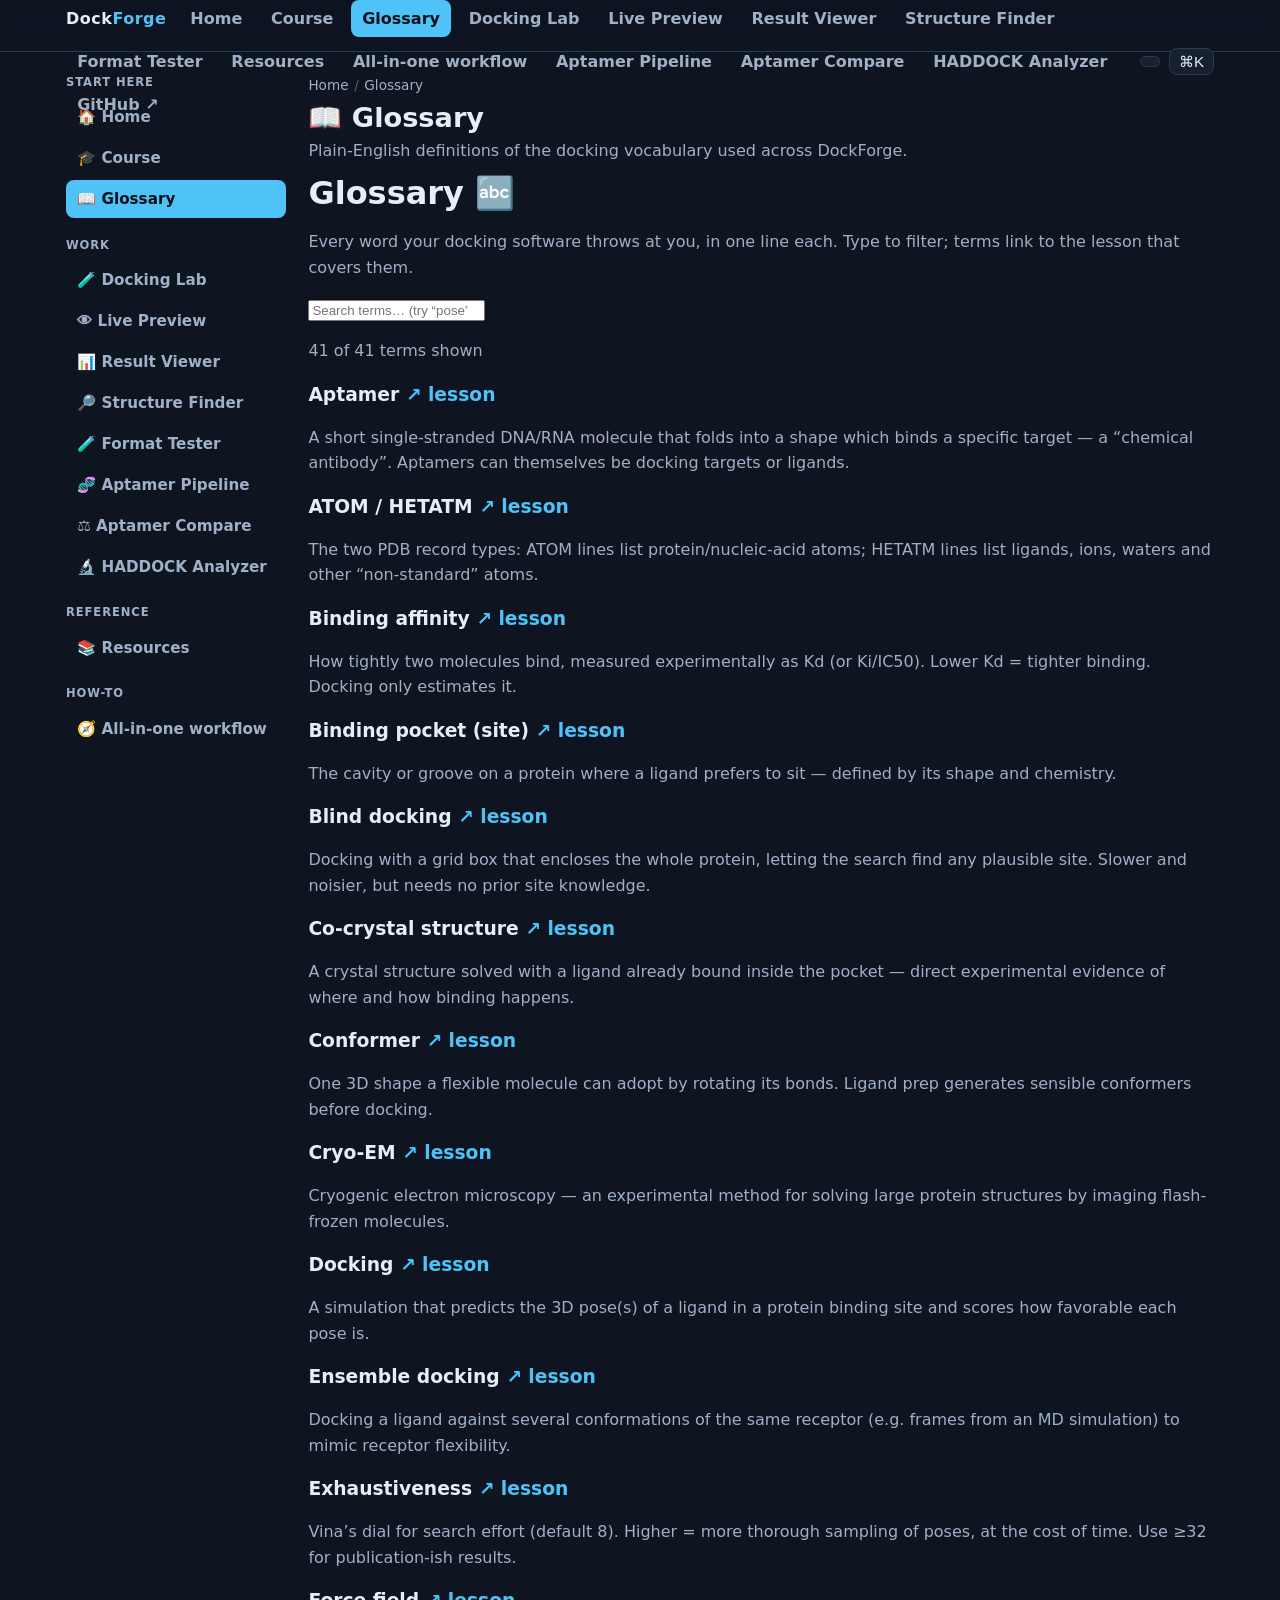
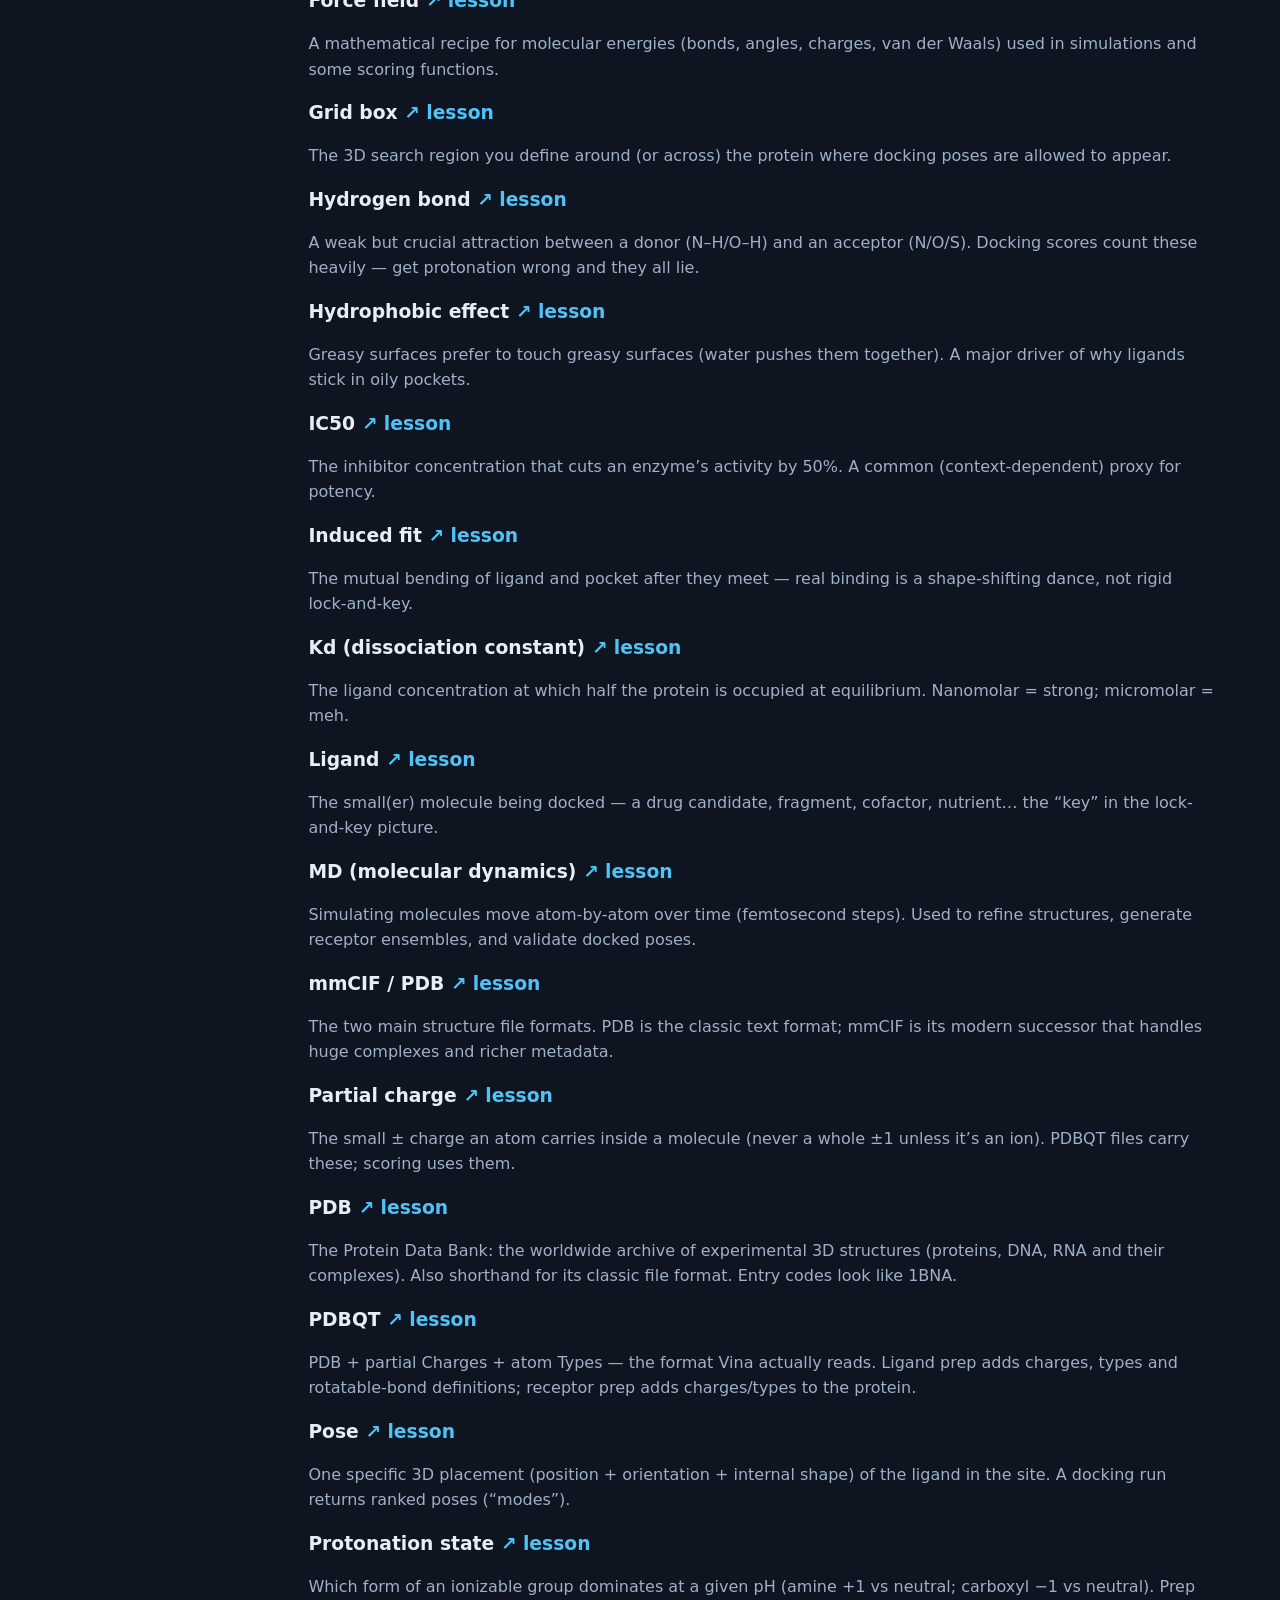
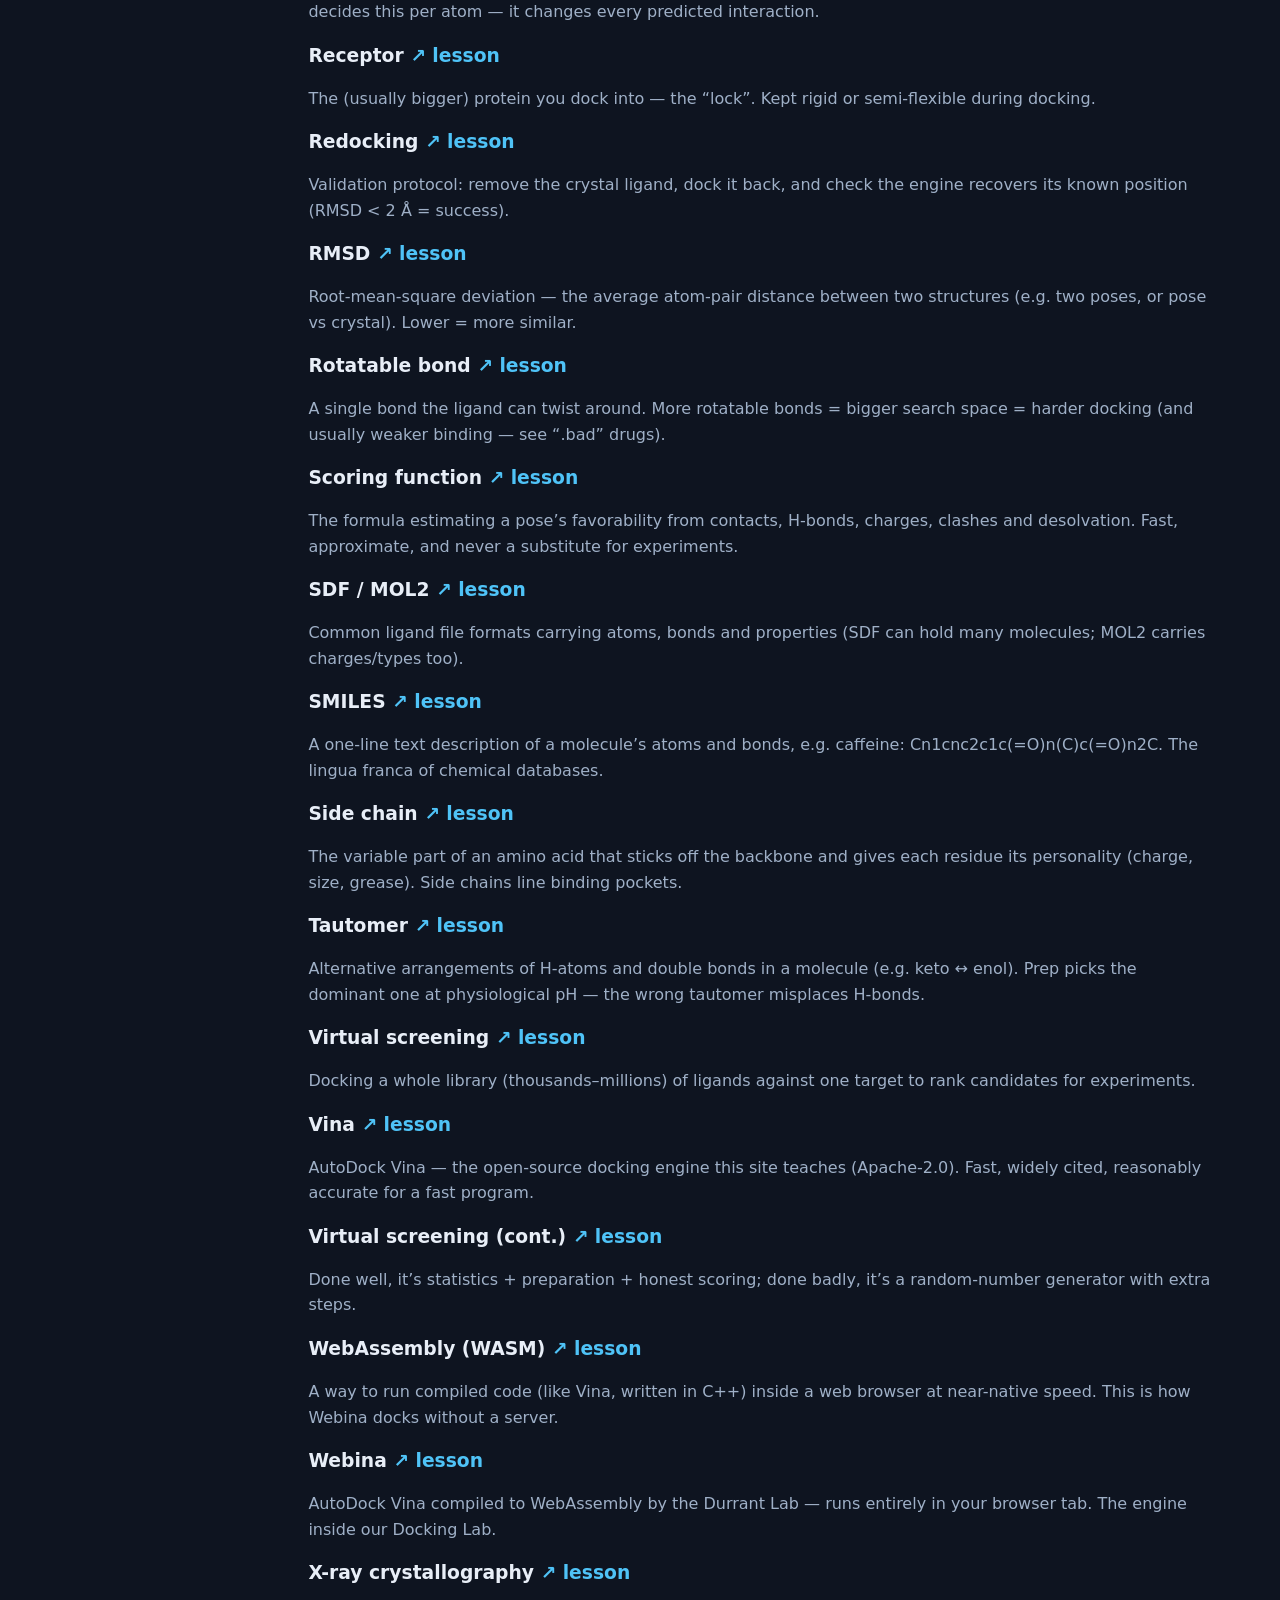
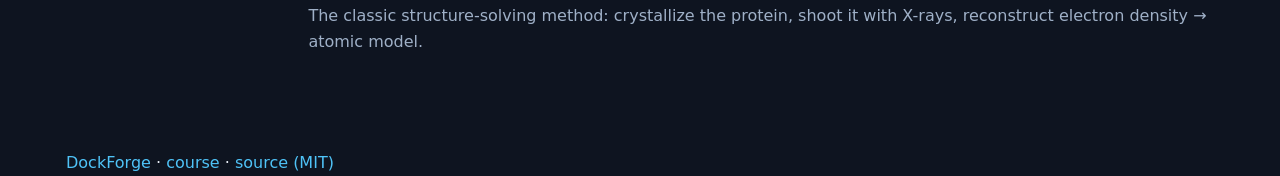
<file: docs/glossary.html>
<!DOCTYPE html>
<html lang="en" data-theme="dark">
<head>
<meta charset="utf-8">
<meta name="viewport" content="width=device-width, initial-scale=1">
<title>Glossary — DockForge</title>
<meta name="description" content="Plain-English definitions of molecular docking terms: PDBQT, pose, grid box, RMSD, Kd, exhaustiveness and more.">
<link rel="stylesheet" href="assets/style.css">
<link rel="icon" href="data:image/svg+xml,<svg xmlns='http://www.w3.org/2000/svg' viewBox='0 0 100 100'><text y='.9em' font-size='90'>🧬</text></svg>">
</head>
<body>

<main class="wrap">
  <h1>Glossary 🔤</h1>
  <p class="muted">Every word your docking software throws at you, in one line each.
  Type to filter; terms link to the lesson that covers them.</p>
  <input id="gsearch" class="glosssearch" type="search" placeholder="Search terms… (try “pose” or “PDBQT”)">
  <p class="small muted" id="gcount"></p>
  <div id="glist"></div>
</main>

<footer class="footer"><div class="wrap">
  <a href="index.html">DockForge</a> · <a href="course.html">course</a> ·
  <a href="https://github.com/CliffVale/dockforge-app" target="_blank" rel="noopener">source (MIT)</a>
</div></footer>

<script src="assets/app.js"></script>
<script>
(function(){
  "use strict";
  const TERMS = [
    ["Aptamer","A short single-stranded DNA/RNA molecule that folds into a shape which binds a specific target — a “chemical antibody”. Aptamers can themselves be docking targets or ligands.","lesson-2"],
    ["ATOM / HETATM","The two PDB record types: ATOM lines list protein/nucleic-acid atoms; HETATM lines list ligands, ions, waters and other “non-standard” atoms.","lesson-2"],
    ["Binding affinity","How tightly two molecules bind, measured experimentally as Kd (or Ki/IC50). Lower Kd = tighter binding. Docking only estimates it.","lesson-4"],
    ["Binding pocket (site)","The cavity or groove on a protein where a ligand prefers to sit — defined by its shape and chemistry.","lesson-3"],
    ["Blind docking","Docking with a grid box that encloses the whole protein, letting the search find any plausible site. Slower and noisier, but needs no prior site knowledge.","lesson-6"],
    ["Co-crystal structure","A crystal structure solved with a ligand already bound inside the pocket — direct experimental evidence of where and how binding happens.","lesson-3"],
    ["Conformer","One 3D shape a flexible molecule can adopt by rotating its bonds. Ligand prep generates sensible conformers before docking.","lesson-5"],
    ["Cryo-EM","Cryogenic electron microscopy — an experimental method for solving large protein structures by imaging flash-frozen molecules.","lesson-2"],
    ["Docking","A simulation that predicts the 3D pose(s) of a ligand in a protein binding site and scores how favorable each pose is.","lesson-1"],
    ["Ensemble docking","Docking a ligand against several conformations of the same receptor (e.g. frames from an MD simulation) to mimic receptor flexibility.","lesson-1"],
    ["Exhaustiveness","Vina’s dial for search effort (default 8). Higher = more thorough sampling of poses, at the cost of time. Use ≥32 for publication-ish results.","lesson-6"],
    ["Force field","A mathematical recipe for molecular energies (bonds, angles, charges, van der Waals) used in simulations and some scoring functions.","lesson-4"],
    ["Grid box","The 3D search region you define around (or across) the protein where docking poses are allowed to appear.","lesson-6"],
    ["Hydrogen bond","A weak but crucial attraction between a donor (N–H/O–H) and an acceptor (N/O/S). Docking scores count these heavily — get protonation wrong and they all lie.","lesson-5"],
    ["Hydrophobic effect","Greasy surfaces prefer to touch greasy surfaces (water pushes them together). A major driver of why ligands stick in oily pockets.","lesson-3"],
    ["IC50","The inhibitor concentration that cuts an enzyme’s activity by 50%. A common (context-dependent) proxy for potency.","lesson-4"],
    ["Induced fit","The mutual bending of ligand and pocket after they meet — real binding is a shape-shifting dance, not rigid lock-and-key.","lesson-1"],
    ["Kd (dissociation constant)","The ligand concentration at which half the protein is occupied at equilibrium. Nanomolar = strong; micromolar = meh.","lesson-4"],
    ["Ligand","The small(er) molecule being docked — a drug candidate, fragment, cofactor, nutrient… the “key” in the lock-and-key picture.","lesson-1"],
    ["MD (molecular dynamics)","Simulating molecules move atom-by-atom over time (femtosecond steps). Used to refine structures, generate receptor ensembles, and validate docked poses.","lesson-1"],
    ["mmCIF / PDB","The two main structure file formats. PDB is the classic text format; mmCIF is its modern successor that handles huge complexes and richer metadata.","lesson-2"],
    ["Partial charge","The small ± charge an atom carries inside a molecule (never a whole ±1 unless it’s an ion). PDBQT files carry these; scoring uses them.","lesson-5"],
    ["PDB","The Protein Data Bank: the worldwide archive of experimental 3D structures (proteins, DNA, RNA and their complexes). Also shorthand for its classic file format. Entry codes look like 1BNA.","lesson-2"],
    ["PDBQT","PDB + partial Charges + atom Types — the format Vina actually reads. Ligand prep adds charges, types and rotatable-bond definitions; receptor prep adds charges/types to the protein.","lesson-5"],
    ["Pose","One specific 3D placement (position + orientation + internal shape) of the ligand in the site. A docking run returns ranked poses (“modes”).","lesson-1"],
    ["Protonation state","Which form of an ionizable group dominates at a given pH (amine +1 vs neutral; carboxyl −1 vs neutral). Prep decides this per atom — it changes every predicted interaction.","lesson-5"],
    ["Receptor","The (usually bigger) protein you dock into — the “lock”. Kept rigid or semi-flexible during docking.","lesson-1"],
    ["Redocking","Validation protocol: remove the crystal ligand, dock it back, and check the engine recovers its known position (RMSD < 2 Å = success).","lesson-7"],
    ["RMSD","Root-mean-square deviation — the average atom-pair distance between two structures (e.g. two poses, or pose vs crystal). Lower = more similar.","lesson-7"],
    ["Rotatable bond","A single bond the ligand can twist around. More rotatable bonds = bigger search space = harder docking (and usually weaker binding — see “.bad” drugs).","lesson-5"],
    ["Scoring function","The formula estimating a pose’s favorability from contacts, H-bonds, charges, clashes and desolvation. Fast, approximate, and never a substitute for experiments.","lesson-4"],
    ["SDF / MOL2","Common ligand file formats carrying atoms, bonds and properties (SDF can hold many molecules; MOL2 carries charges/types too).","lesson-5"],
    ["SMILES","A one-line text description of a molecule’s atoms and bonds, e.g. caffeine: Cn1cnc2c1c(=O)n(C)c(=O)n2C. The lingua franca of chemical databases.","lesson-2"],
    ["Side chain","The variable part of an amino acid that sticks off the backbone and gives each residue its personality (charge, size, grease). Side chains line binding pockets.","lesson-3"],
    ["Tautomer","Alternative arrangements of H-atoms and double bonds in a molecule (e.g. keto ↔ enol). Prep picks the dominant one at physiological pH — the wrong tautomer misplaces H-bonds.","lesson-5"],
    ["Virtual screening","Docking a whole library (thousands–millions) of ligands against one target to rank candidates for experiments.","lesson-4"],
    ["Vina","AutoDock Vina — the open-source docking engine this site teaches (Apache-2.0). Fast, widely cited, reasonably accurate for a fast program.","lesson-4"],
    ["Virtual screening (cont.)","Done well, it’s statistics + preparation + honest scoring; done badly, it’s a random-number generator with extra steps.","lesson-4"],
    ["WebAssembly (WASM)","A way to run compiled code (like Vina, written in C++) inside a web browser at near-native speed. This is how Webina docks without a server.","lesson-6"],
    ["Webina","AutoDock Vina compiled to WebAssembly by the Durrant Lab — runs entirely in your browser tab. The engine inside our Docking Lab.","lesson-6"],
    ["X-ray crystallography","The classic structure-solving method: crystallize the protein, shoot it with X-rays, reconstruct electron density → atomic model.","lesson-2"]
  ];
  const glist = document.getElementById("glist");
  const gcount = document.getElementById("gcount");
  const gsearch = document.getElementById("gsearch");

  function render(filter){
    const f = (filter||"").trim().toLowerCase();
    const rows = TERMS.filter(([t,d]) => !f || t.toLowerCase().includes(f) || d.toLowerCase().includes(f));
    glist.innerHTML = rows.map(([t,d,ls]) =>
      `<div class="gterm"><h3>${t} ${ls?`<a class="small" href="course.html#${ls}" title="covered in lesson">↗ lesson</a>`:""}</h3><p class="muted" style="margin:.2rem 0 0">${d}</p></div>`
    ).join("") || `<p class="muted">No matches for “${f}”. Try fewer letters.</p>`;
    gcount.textContent = `${rows.length} of ${TERMS.length} terms shown`;
  }
  gsearch.addEventListener("input", () => render(gsearch.value));
  render("");
})();
</script>
</body>
</html>
</file>
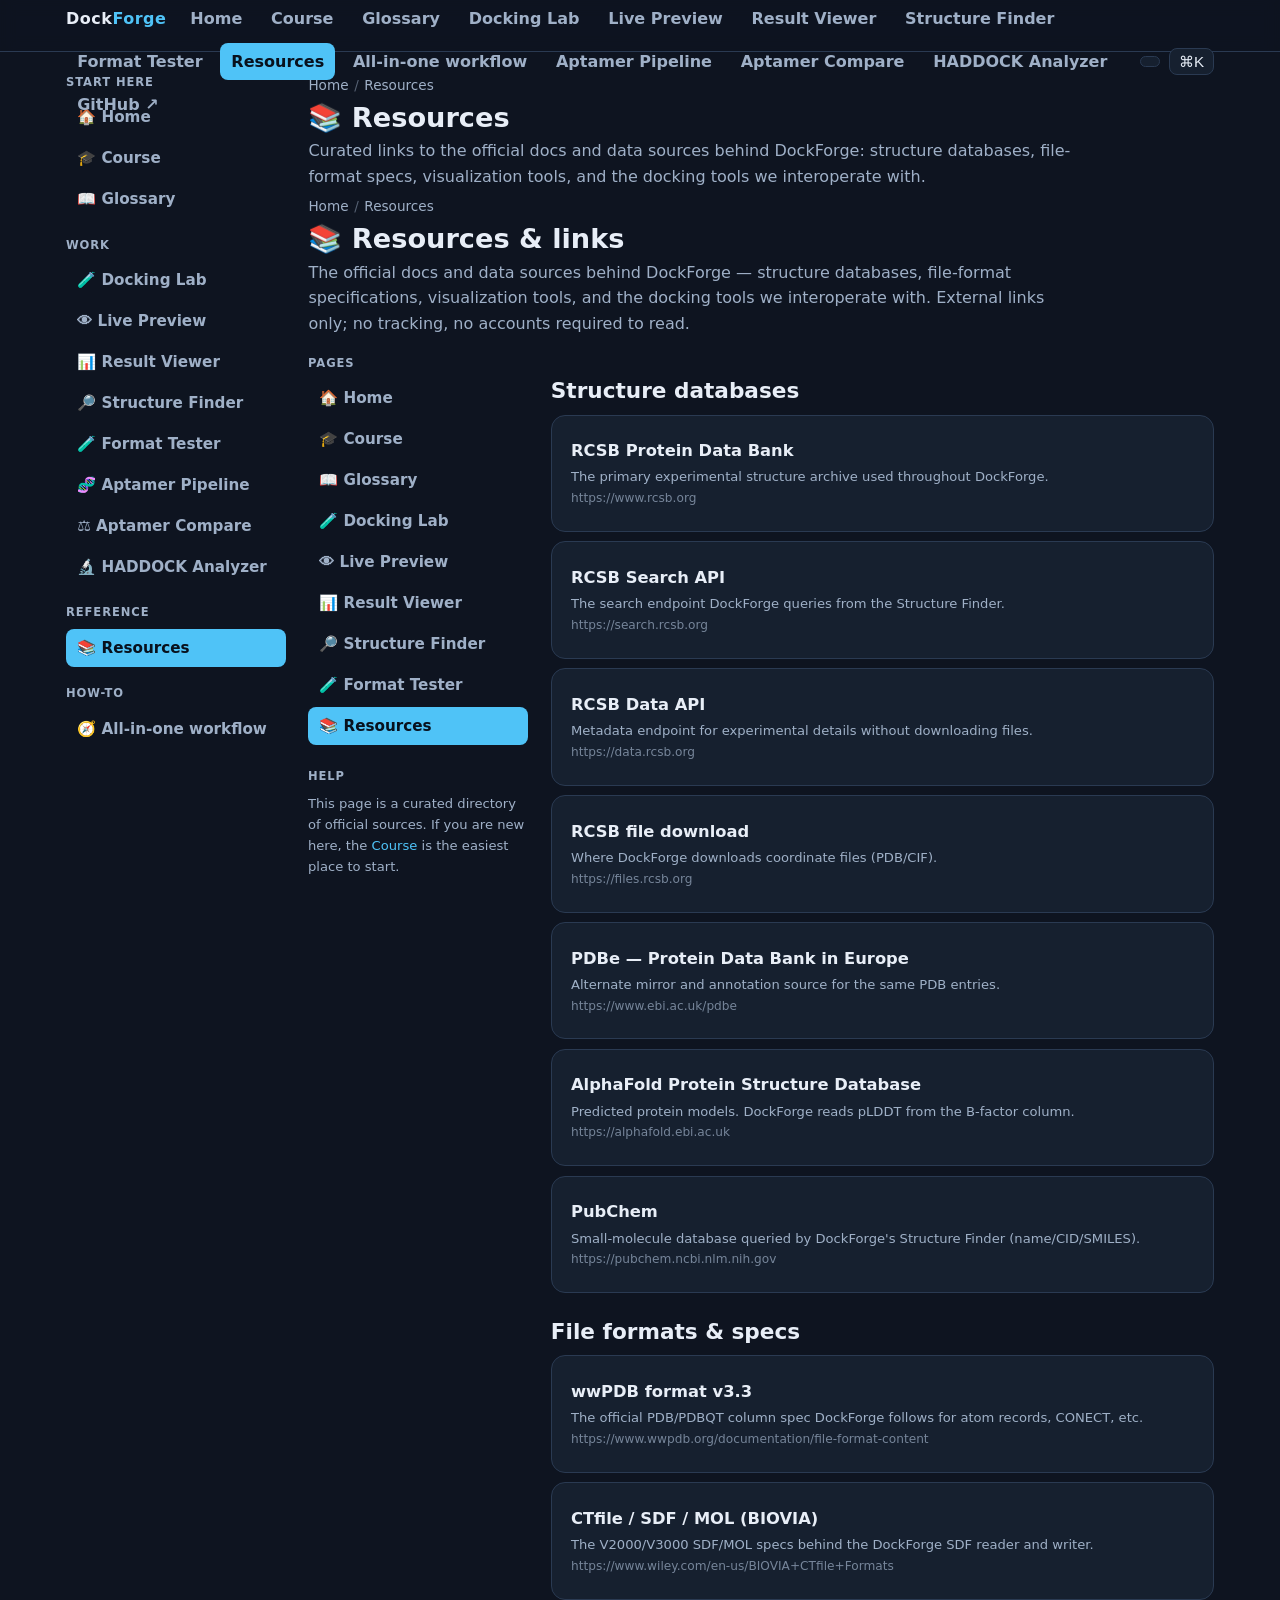
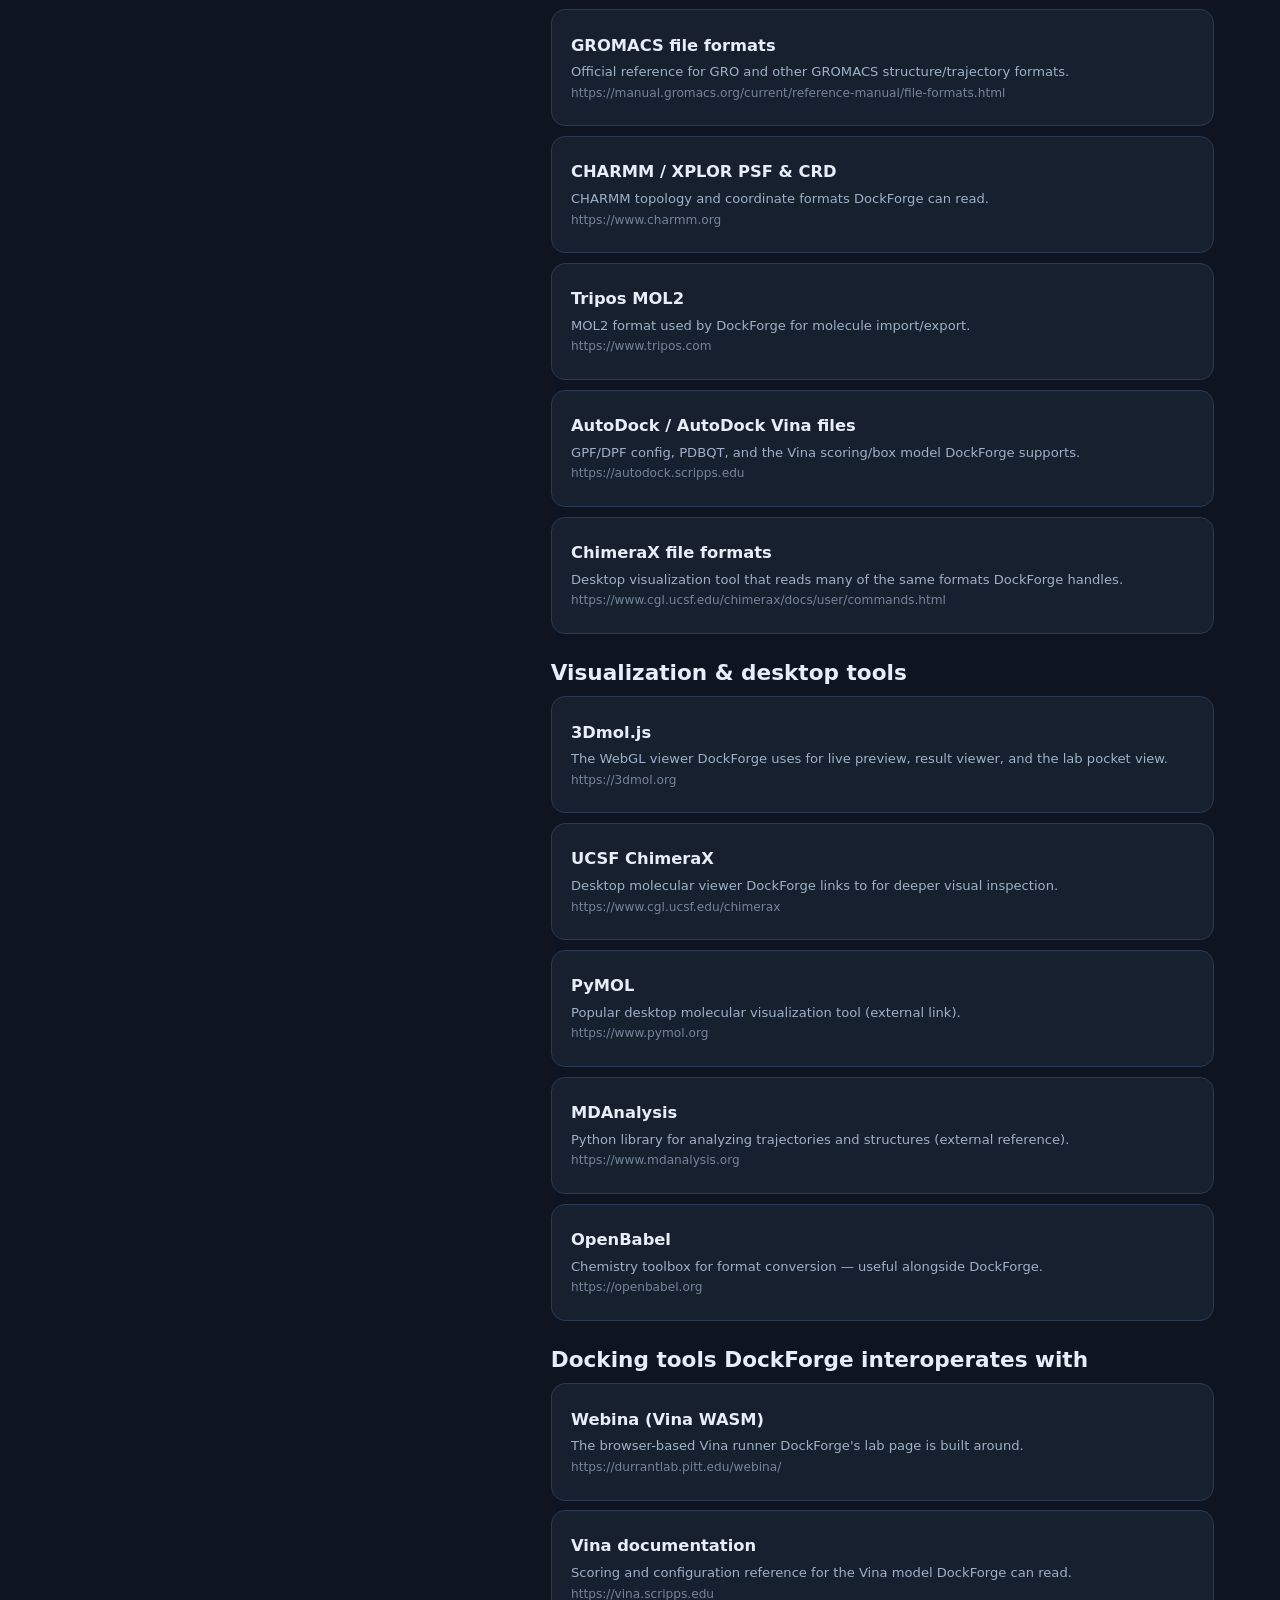
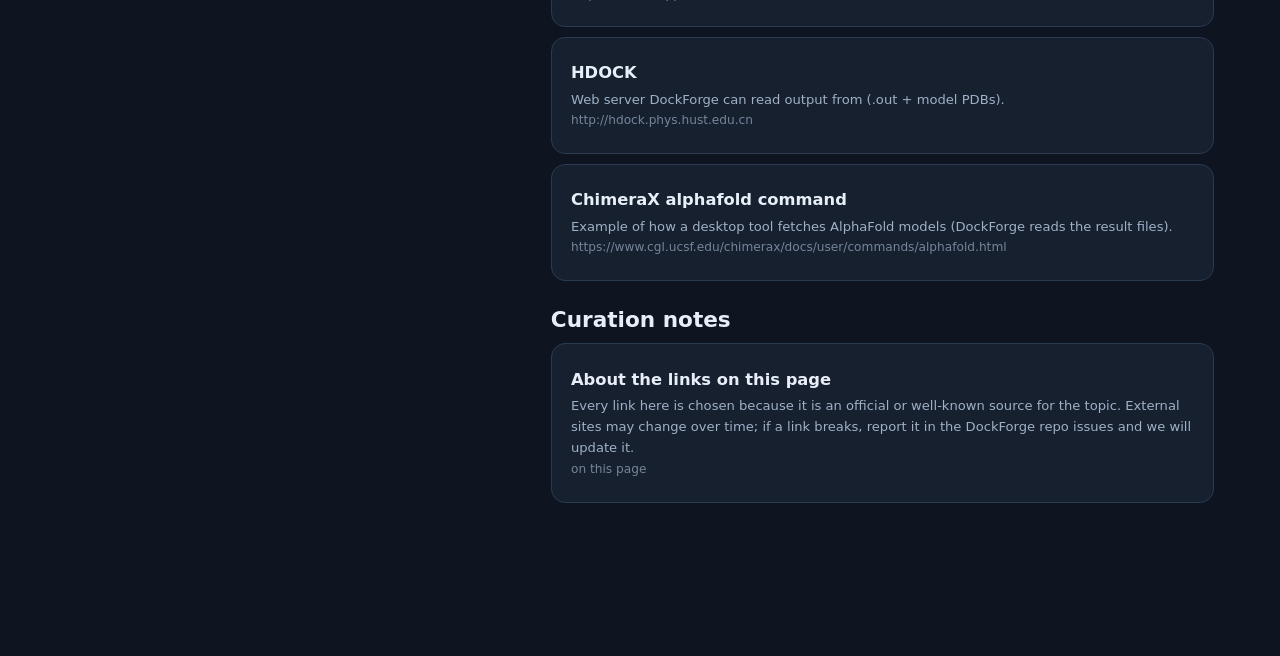
<file: docs/resources.html>
<!DOCTYPE html>
<html lang="en" data-theme="dark">
<head>
<meta charset="utf-8">
<meta name="viewport" content="width=device-width, initial-scale=1">
<title>Resources — DockForge</title>
<meta name="description" content="Curated links to the official docs and data sources behind DockForge: structure databases, file-format specs, visualization tools, and the docking tools we interoperate with.">
<link rel="stylesheet" href="assets/style.css">
</head>
<body>
<main class="wrap"></main>

<script src="assets/app.js"></script>
<script>
(function () {
  "use strict";
  const $ = DF.$, esc = DF.esc;
  const main = $("main.wrap");
  if (!main) return;

  const LINKS = [
    {
      group: "Structure databases",
      items: [
        { name: "RCSB Protein Data Bank", url: "https://www.rcsb.org", desc: "The primary experimental structure archive used throughout DockForge." },
        { name: "RCSB Search API", url: "https://search.rcsb.org", desc: "The search endpoint DockForge queries from the Structure Finder." },
        { name: "RCSB Data API", url: "https://data.rcsb.org", desc: "Metadata endpoint for experimental details without downloading files." },
        { name: "RCSB file download", url: "https://files.rcsb.org", desc: "Where DockForge downloads coordinate files (PDB/CIF)." },
        { name: "PDBe — Protein Data Bank in Europe", url: "https://www.ebi.ac.uk/pdbe", desc: "Alternate mirror and annotation source for the same PDB entries." },
        { name: "AlphaFold Protein Structure Database", url: "https://alphafold.ebi.ac.uk", desc: "Predicted protein models. DockForge reads pLDDT from the B-factor column." },
        { name: "PubChem", url: "https://pubchem.ncbi.nlm.nih.gov", desc: "Small-molecule database queried by DockForge's Structure Finder (name/CID/SMILES)." },
      ]
    },
    {
      group: "File formats & specs",
      items: [
        { name: "wwPDB format v3.3", url: "https://www.wwpdb.org/documentation/file-format-content", desc: "The official PDB/PDBQT column spec DockForge follows for atom records, CONECT, etc." },
        { name: "CTfile / SDF / MOL (BIOVIA)", url: "https://www.wiley.com/en-us/BIOVIA+CTfile+Formats", desc: "The V2000/V3000 SDF/MOL specs behind the DockForge SDF reader and writer." },
        { name: "GROMACS file formats", url: "https://manual.gromacs.org/current/reference-manual/file-formats.html", desc: "Official reference for GRO and other GROMACS structure/trajectory formats." },
        { name: "CHARMM / XPLOR PSF & CRD", url: "https://www.charmm.org", desc: "CHARMM topology and coordinate formats DockForge can read." },
        { name: "Tripos MOL2", url: "https://www.tripos.com", desc: "MOL2 format used by DockForge for molecule import/export." },
        { name: "AutoDock / AutoDock Vina files", url: "https://autodock.scripps.edu", desc: "GPF/DPF config, PDBQT, and the Vina scoring/box model DockForge supports." },
        { name: "ChimeraX file formats", url: "https://www.cgl.ucsf.edu/chimerax/docs/user/commands.html", desc: "Desktop visualization tool that reads many of the same formats DockForge handles." },
      ]
    },
    {
      group: "Visualization & desktop tools",
      items: [
        { name: "3Dmol.js", url: "https://3dmol.org", desc: "The WebGL viewer DockForge uses for live preview, result viewer, and the lab pocket view." },
        { name: "UCSF ChimeraX", url: "https://www.cgl.ucsf.edu/chimerax", desc: "Desktop molecular viewer DockForge links to for deeper visual inspection." },
        { name: "PyMOL", url: "https://www.pymol.org", desc: "Popular desktop molecular visualization tool (external link)." },
        { name: "MDAnalysis", url: "https://www.mdanalysis.org", desc: "Python library for analyzing trajectories and structures (external reference)." },
        { name: "OpenBabel", url: "https://openbabel.org", desc: "Chemistry toolbox for format conversion — useful alongside DockForge." },
      ]
    },
    {
      group: "Docking tools DockForge interoperates with",
      items: [
        { name: "Webina (Vina WASM)", url: "https://durrantlab.pitt.edu/webina/", desc: "The browser-based Vina runner DockForge's lab page is built around." },
        { name: "Vina documentation", url: "https://vina.scripps.edu", desc: "Scoring and configuration reference for the Vina model DockForge can read." },
        { name: "HDOCK", url: "http://hdock.phys.hust.edu.cn", desc: "Web server DockForge can read output from (.out + model PDBs)." },
        { name: "ChimeraX alphafold command", url: "https://www.cgl.ucsf.edu/chimerax/docs/user/commands/alphafold.html", desc: "Example of how a desktop tool fetches AlphaFold models (DockForge reads the result files)." },
      ]
    },
    {
      group: "Curation notes",
      items: [
        { name: "About the links on this page", url: "#", desc: "Every link here is chosen because it is an official or well-known source for the topic. External sites may change over time; if a link breaks, report it in the DockForge repo issues and we will update it." },
      ]
    }
  ];

  let html = `
    <div class="page-head">
      <div class="breadcrumb"><a href="index.html">Home</a><span class="sep">/</span>Resources</div>
      <h1>📚 Resources &amp; links</h1>
      <p class="desc">The official docs and data sources behind DockForge — structure databases, file-format specifications, visualization tools, and the docking tools we interoperate with. External links only; no tracking, no accounts required to read.</p>
    </div>

    <div class="layout" style="grid-template-columns:220px minmax(0,1fr);gap:1.4rem;padding-top:.6rem">
      <aside class="sidebar">
        <div class="group">Pages</div>
        <a class="side-link" href="index.html">🏠 Home</a>
        <a class="side-link" href="course.html">🎓 Course</a>
        <a class="side-link" href="glossary.html">📖 Glossary</a>
        <a class="side-link" href="lab.html">🧪 Docking Lab</a>
        <a class="side-link" href="preview.html">👁 Live Preview</a>
        <a class="side-link" href="results.html">📊 Result Viewer</a>
        <a class="side-link" href="find.html">🔎 Structure Finder</a>
        <a class="side-link" href="tester.html">🧪 Format Tester</a>
        <a class="side-link active" href="resources.html">📚 Resources</a>
        <div class="group" style="margin-top:1.2rem">Help</div>
        <div class="muted" style="font-size:.82rem">
          This page is a curated directory of official sources. If you are new here, the
          <a href="course.html">Course</a> is the easiest place to start.
        </div>
      </aside>

      <div class="content">`;

  for (const g of LINKS) {
    html += `<h2>${esc(g.group)}</h2>`;
    for (const it of g.items) {
      const isAnchor = it.url.trim().charAt(0) === "#";
      html += `<div class="card" style="margin:.6rem 0">
        <a href="${esc(it.url)}"${isAnchor ? "" : ' target="_blank" rel="noopener"'} class="card-link" style="display:block;color:var(--foreground);text-decoration:none;padding:.3rem 0">
          <strong style="font-size:1.02rem">${esc(it.name)}</strong>
          <div class="muted" style="font-size:.82rem;margin:.15rem 0 0">${esc(it.desc)}</div>
          <div class="muted" style="font-size:.76rem;margin:.1rem 0 0;opacity:.7">${isAnchor ? "on this page" : esc(it.url)}</div>
        </a>
      </div>`;
    }
  }
  html += `</div></div>`;

  main.innerHTML = html;
})();
</script>
</body>
</html>
</file>
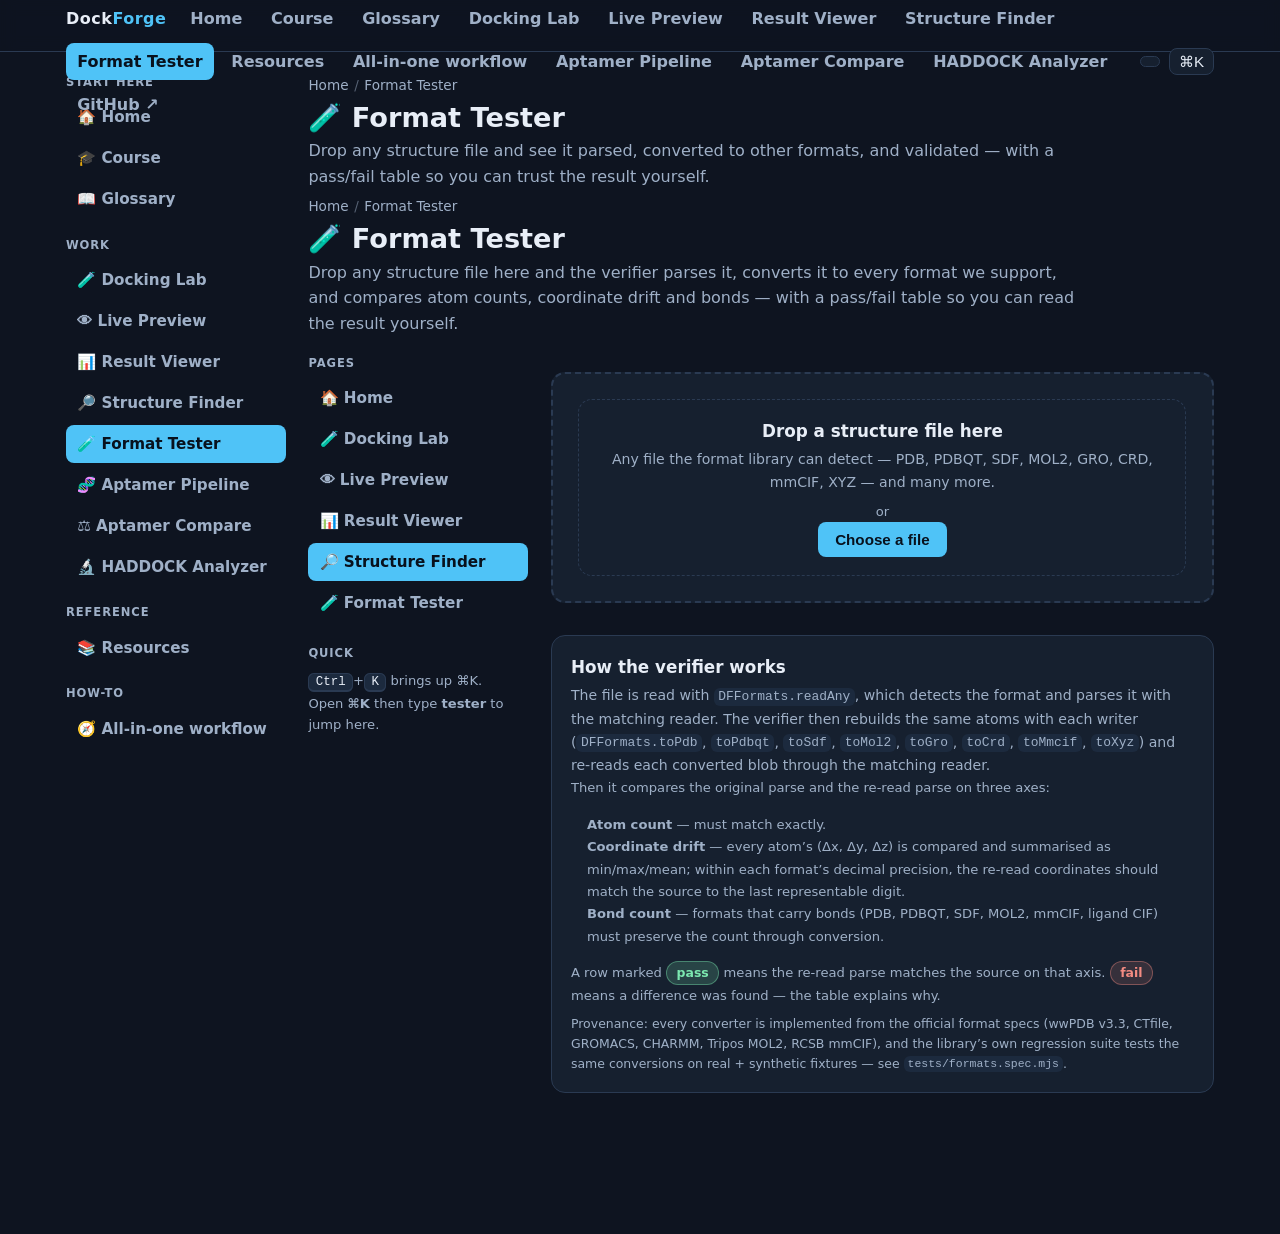
<file: docs/tester.html>
<!DOCTYPE html>
<html lang="en" data-theme="dark">
<head>
<meta charset="utf-8">
<meta name="viewport" content="width=device-width, initial-scale=1">
<title>Format Tester — DockForge</title>
<meta name="description" content="Drop any structure file and see it parsed, converted to other formats, and validated — with a pass/fail table so you can trust the result yourself.">
<link rel="stylesheet" href="assets/style.css">
</head>
<body>
<main class="wrap"></main>

<script src="assets/app.js"></script>
<script src="assets/formats.js"></script>
<script>
/* DockForge — Format Tester / verifier page.
   Drop any supported structure file; the page detects it, parses it through
   DFFormats, converts it to every converter we have, and compares
   atom counts, coordinate drift and bond counts against the source parse.
   The result table is meant to be auditable by the reader.
*/
(function () {
  "use strict";
  const $ = DF.$, esc = DF.esc;

  const main = $("main.wrap");
  if (!main) return;

  // ---------- supported converters ----------
  const CONVERSIONS = [
    { label: "PDB", ext: "pdb", fmt: "pdb" },
    { label: "PDBQT", ext: "pdbqt", fmt: "pdbqt" },
    { label: "SDF", ext: "sdf", fmt: "sdf" },
    { label: "MOL2", ext: "mol2", fmt: "mol2" },
    { label: "GRO", ext: "gro", fmt: "gro" },
    { label: "CRD", ext: "crd", fmt: "crd" },
    { label: "mmCIF", ext: "cif", fmt: "mmcif" },
    { label: "XYZ", ext: "xyz", fmt: "xyz" },
  ];

  main.innerHTML = `
    <div class="page-head">
      <div class="breadcrumb"><a href="index.html">Home</a><span class="sep">/</span>Format Tester</div>
      <h1>🧪 Format Tester</h1>
      <p class="desc">Drop any structure file here and the verifier parses it, converts it to every format we support, and compares atom counts, coordinate drift and bonds — with a pass/fail table so you can read the result yourself.</p>
    </div>

    <div class="layout" style="grid-template-columns:220px minmax(0,1fr);gap:1.4rem;padding-top:.6rem">
      <aside class="sidebar">
        <div class="group">Pages</div>
        <a class="side-link" href="index.html">🏠 Home</a>
        <a class="side-link" href="lab.html">🧪 Docking Lab</a>
        <a class="side-link" href="preview.html">👁 Live Preview</a>
        <a class="side-link" href="results.html">📊 Result Viewer</a>
        <a class="side-link active" href="find.html">🔎 Structure Finder</a>
        <a class="side-link" href="tester.html">🧪 Format Tester</a>
        <div class="group" style="margin-top:1.2rem">Quick</div>
        <div class="muted" style="font-size:.82rem">
          <span class="kbd">Ctrl</span>+<span class="kbd">K</span> brings up ⌘K.<br/>
          Open <b>⌘K</b> then type <b>tester</b> to jump here.
        </div>
      </aside>

      <div class="content">
        <div id="dropZone" class="drop cards" style="grid-column:1/-1">
          <div class="card" style="cursor:pointer;border-style:dashed;text-align:center">
            <h3>Drop a structure file here</h3>
            <p class="muted" style="font-size:.88rem">Any file the format library can detect — PDB, PDBQT, SDF, MOL2, GRO, CRD, mmCIF, XYZ — and many more.</p>
            <input type="file" id="fileInput" accept=".pdb,.pdbqt,.sdf,.mol2,.cif,. cif,mmcif,.gro,.crd,.psf,.xyz,.mol,.sdf" style="display:none">
            <p class="muted" style="font-size:.82rem;margin-top:.5rem">or</p>
            <button type="button" id="pickBtn" class="btn" style="margin:0 auto">Choose a file</button>
          </div>
        </div>

        <div id="summary" style="display:none;margin-top:1.2rem"></div>
        <div id="report" style="display:none;margin-top:1rem"></div>

        <div id="explain" class="card" style="margin-top:1.4rem">
          <h3>How the verifier works</h3>
          <p class="muted" style="font-size:.88rem">The file is read with <code>DFFormats.readAny</code>, which detects the format and parses it with the matching reader. The verifier then rebuilds the same atoms with each writer (<code>DFFormats.toPdb</code>, <code>toPdbqt</code>, <code>toSdf</code>, <code>toMol2</code>, <code>toGro</code>, <code>toCrd</code>, <code>toMmcif</code>, <code>toXyz</code>) and re-reads each converted blob through the matching reader.</p>
          <p class="muted" style="font-size:.82rem">Then it compares the original parse and the re-read parse on three axes:</p>
          <ul class="muted" style="font-size:.82rem;list-style:none;padding:.2rem 0 0 1rem;line-height:1.7">
            <li><b>Atom count</b> — must match exactly.</li>
            <li><b>Coordinate drift</b> — every atom’s (Δx, Δy, Δz) is compared and summarised as min/max/mean; within each format’s decimal precision, the re-read coordinates should match the source to the last representable digit.</li>
            <li><b>Bond count</b> — formats that carry bonds (PDB, PDBQT, SDF, MOL2, mmCIF, ligand CIF) must preserve the count through conversion.</li>
          </ul>
          <p class="muted" style="font-size:.82rem">A row marked <span class="badge green">pass</span> means the re-read parse matches the source on that axis. <span class="badge red">fail</span> means a difference was found — the table explains why.</p>
          <p class="muted" style="font-size:.78rem;margin-top:.5rem">Provenance: every converter is implemented from the official format specs (wwPDB v3.3, CTfile, GROMACS, CHARMM, Tripos MOL2, RCSB mmCIF), and the library’s own regression suite tests the same conversions on real + synthetic fixtures — see <code>tests/formats.spec.mjs</code>.</p>
        </div>
      </div>
    </div>`;

  // ---------- state ----------
  const fileInput = $("#fileInput"), pickBtn = $("#pickBtn");
  const dropZone = $("#dropZone");
  const summary = $("#summary"), report = $("#report");
  pickBtn.addEventListener("click", () => fileInput.click());
  dropZone.addEventListener("click", (e) => {
    if (e.target === dropZone || e.target.classList.contains("card") || e.target.tagName === "H3" || e.target.tagName === "P" || e.target.tagName === "BUTTON") {
      fileInput.click();
    }
  });
  fileInput.addEventListener("change", () => {
    const f = fileInput.files[0];
    if (!f) return;
    const reader = new FileReader();
    reader.onload = () => runVerifier(f.name, reader.result);
    reader.readAsText(f);
  });
  dropZone.addEventListener("dragover", (e) => { e.preventDefault(); dropZone.classList.add("over"); });
  dropZone.addEventListener("dragleave", () => dropZone.classList.remove("over"));
  dropZone.addEventListener("drop", (e) => { e.preventDefault(); dropZone.classList.remove("over"); const f = e.dataTransfer.files[0]; if (!f) return; const r = new FileReader(); r.onload = () => runVerifier(f.name, r.result); r.readAsText(f); });

  // ---------- verifier ----------
  function fmtName(fmt) { return fmt; }

  function coordKey(p) { return [p.x, p.y, p.z]; }

  function compareAtoms(src, tgt) {
    const n = Math.min(src.length, tgt.length);
    if (src.length !== tgt.length) {
      return {
        atomCount: { src: src.length, tgt: tgt.length, ok: false, note: "atom count differs" }
      };
    }
    let minDrift = 1e9, maxDrift = 0, sumDrift = 0;
    const mismatches = [];
    for (let i = 0; i < n; i++) {
      const dx = src[i].x - tgt[i].x, dy = src[i].y - tgt[i].y, dz = src[i].z - tgt[i].z;
      const d = Math.sqrt(dx * dx + dy * dy + dz * dz);
      minDrift = Math.min(minDrift, d);
      maxDrift = Math.max(maxDrift, d);
      sumDrift += d;
      if (d > 1e-4) mismatches.push({ i, src: [src[i].x, src[i].y, src[i].z], tgt: [tgt[i].x, tgt[i].y, tgt[i].z], d });
    }
    const meanDrift = sumDrift / n;
    return {
      atomCount: { src: src.length, tgt: tgt.length, ok: true },
      drift: {
        min: minDrift, max: maxDrift, mean: meanDrift,
        ok: meanDrift < 1e-3 && maxDrift < 1e-2,
        note: `Δx = ${minDrift.toExponential(1)}..${maxDrift.toExponential(1)} mean ${meanDrift.toExponential(1)}`,
        highlight: mismatches.slice(0, 5)
      }
    };
  }

  function roundTrip(name, text) {
    const srcAny = F.readAny(name, text);
    const src = srcAny.atoms || [];
    const bondsSrc = srcAny.bonds || [];

    const rows = [];
    for (const conv of CONVERSIONS) {
      let converted = null, reRead = null, err = null;
      try {
        let txt = null;
        if (conv.fmt === "pdb") {
          txt = F.toPdb(src, { conect: bondsSrc.slice() });
        } else if (conv.fmt === "pdbqt") {
          txt = F.toPdbqt(src);
        } else if (conv.fmt === "sdf") {
          txt = F.toSdf(src, { bonds: bondsSrc.slice() });
        } else if (conv.fmt === "mol2") {
          txt = F.toMol2(src, { bonds: bondsSrc.slice() });
        } else if (conv.fmt === "gro") {
          txt = F.toGro(src);
        } else if (conv.fmt === "crd") {
          txt = F.toCrd(src);
        } else if (conv.fmt === "mmcif") {
          txt = F.toMmcif(src);
        } else if (conv.fmt === "xyz") {
          txt = F.toXyz(src);
        } else { continue; }
        converted = txt;
        const parsed = F.readAny(conv.ext, converted);
        reRead = parsed.atoms || [];
        const bondsTgt = parsed.bonds || [];
        const res = compareAtoms(src, reRead);
        rows.push({
          format: conv.label,
          converted: converted != null,
          atomOk: res.atomCount.ok,
          atomSrc: res.atomCount.src,
          atomTgt: res.atomCount.tgt,
          drift: res.drift,
          bondSrc: bondsSrc.length,
          bondTgt: bondsTgt.length,
          bondOk: bondsSrc.length === bondsTgt.length,
          note: res.atomCount.note + (res.drift ? "; " + res.drift.note : "") + (bondsSrc.length !== bondsTgt.length ? `; bonds ${bondsSrc.length}→${bondsTgt.length}` : ""),
          pass: res.atomCount.ok && (res.drift ? res.drift.ok : true) && bondsSrc.length === bondsTgt.length
        });
      } catch (e) {
        err = e && e.message ? e.message : String(e);
        rows.push({ format: conv.label, converted: false, error: err, pass: false, note: err });
      }
    }
    const srcMeta = { atoms: src.length, bonds: bondsSrc.length, format: srcAny.format };
    return { srcAny, rows, srcMeta };
  }

  function statusText(status) {
    if (status === "loading") return "<span class=\"muted\">parsing and converting…</span>";
    if (status === "pass") return "<span class=\"badge green\">all pass</span>";
    if (status === "partial") return "<span class=\"badge\">mixed</span>";
    if (status === "fail") return "<span class=\"badge red\">failures</span>";
    return "<span class=\"badge\">none</span>";
  }

  function verdict(rows) {
    const allPass = rows.every(r => r.pass);
    if (rows.length === 0) return "none";
    if (allPass) return "pass";
    const anyPass = rows.some(r => r.pass);
    if (anyPass) return "partial";
    return "fail";
  }

  function runVerifier(name, text) {
    dropZone.style.display = "none";
    summary.style.display = "block";
    report.style.display = "block";
    summary.innerHTML = `<div class="card">
      <h3>File: ${esc(name)}</h3>
      <p class="muted">detected format: ${esc(F.detectFormat(name, text))} · size: ${text.length} chars</p>
      ${statusText("loading")}
    </div>`;
    let rows;
    try {
      const result = roundTrip(name, text);
      rows = result.rows;
      const verdict_ = verdict(rows);
      summary.innerHTML =
        `<div class="card">
           <h3>File: ${esc(name)}</h3>
           <p class="muted">detected format: ${esc(result.srcMeta.format)} · atoms: ${result.srcMeta.atoms} · bonds: ${result.srcMeta.bonds} · size: ${text.length} chars</p>
           ${statusText(verdict_)}
         </div>`;

      const header = `
        <table class="table">
          <thead><tr>
            <th>target format</th><th>re-read OK</th><th>atoms orig→re-read</th><th>bonds orig→re-read</th><th>drift</th><th>status</th>
          </thead><tbody>`;
      const body = rows.map(r => {
        const convOk = r.converted ? "" : "<span class=\"badge red\">no</span>";
        const driftTxt = r.drift ? r.drift.note : "—";
        const bondTxt = r.bondSrc != null ? `${r.bondSrc}→${r.bondTgt}` : "—";
        return `<tr>
          <td>${esc(r.format)}</td>
          <td>${convOk}</td>
          <td>${r.atomSrc != null ? `${r.atomSrc}→${r.atomTgt}` : "—"}</td>
          <td>${bondTxt}</td>
          <td>${esc(driftTxt)}</td>
          <td>${r.pass ? '<span class="badge green">pass</span>' : '<span class="badge red">fail</span>'}</td>
        </tr>`;
      }).join("");
      report.innerHTML = header + body + "</tbody></table>";
      if (verdict_ === "fail" || verdict_ === "partial") {
        const failRows = rows.filter(r => !r.pass);
        let extra = "";
        if (failRows.length) {
          extra = `<div class="card" style="margin-top:.7rem"><h3>Why rows failed</h3><ul class="muted" style="font-size:.85rem;list-style:none;padding:.2rem 0 0 1rem;line-height:1.6">
            ${failRows.map(r => `<li><b>${esc(r.format)}:</b> ${esc(r.note || r.error || "fail")}</li>`).join("")}
          </ul></div>`;
        }
        report.innerHTML += extra;
      }
    } catch (e) {
      rows = null;
      summary.innerHTML = `<div class="card"><h3 class="muted">Verifier crashed</h3><div class="errbox">${esc(e && e.message ? e.message : String(e))}</div></div>`;
    }
  }
})();
</script>
</body>
</html>
</file>
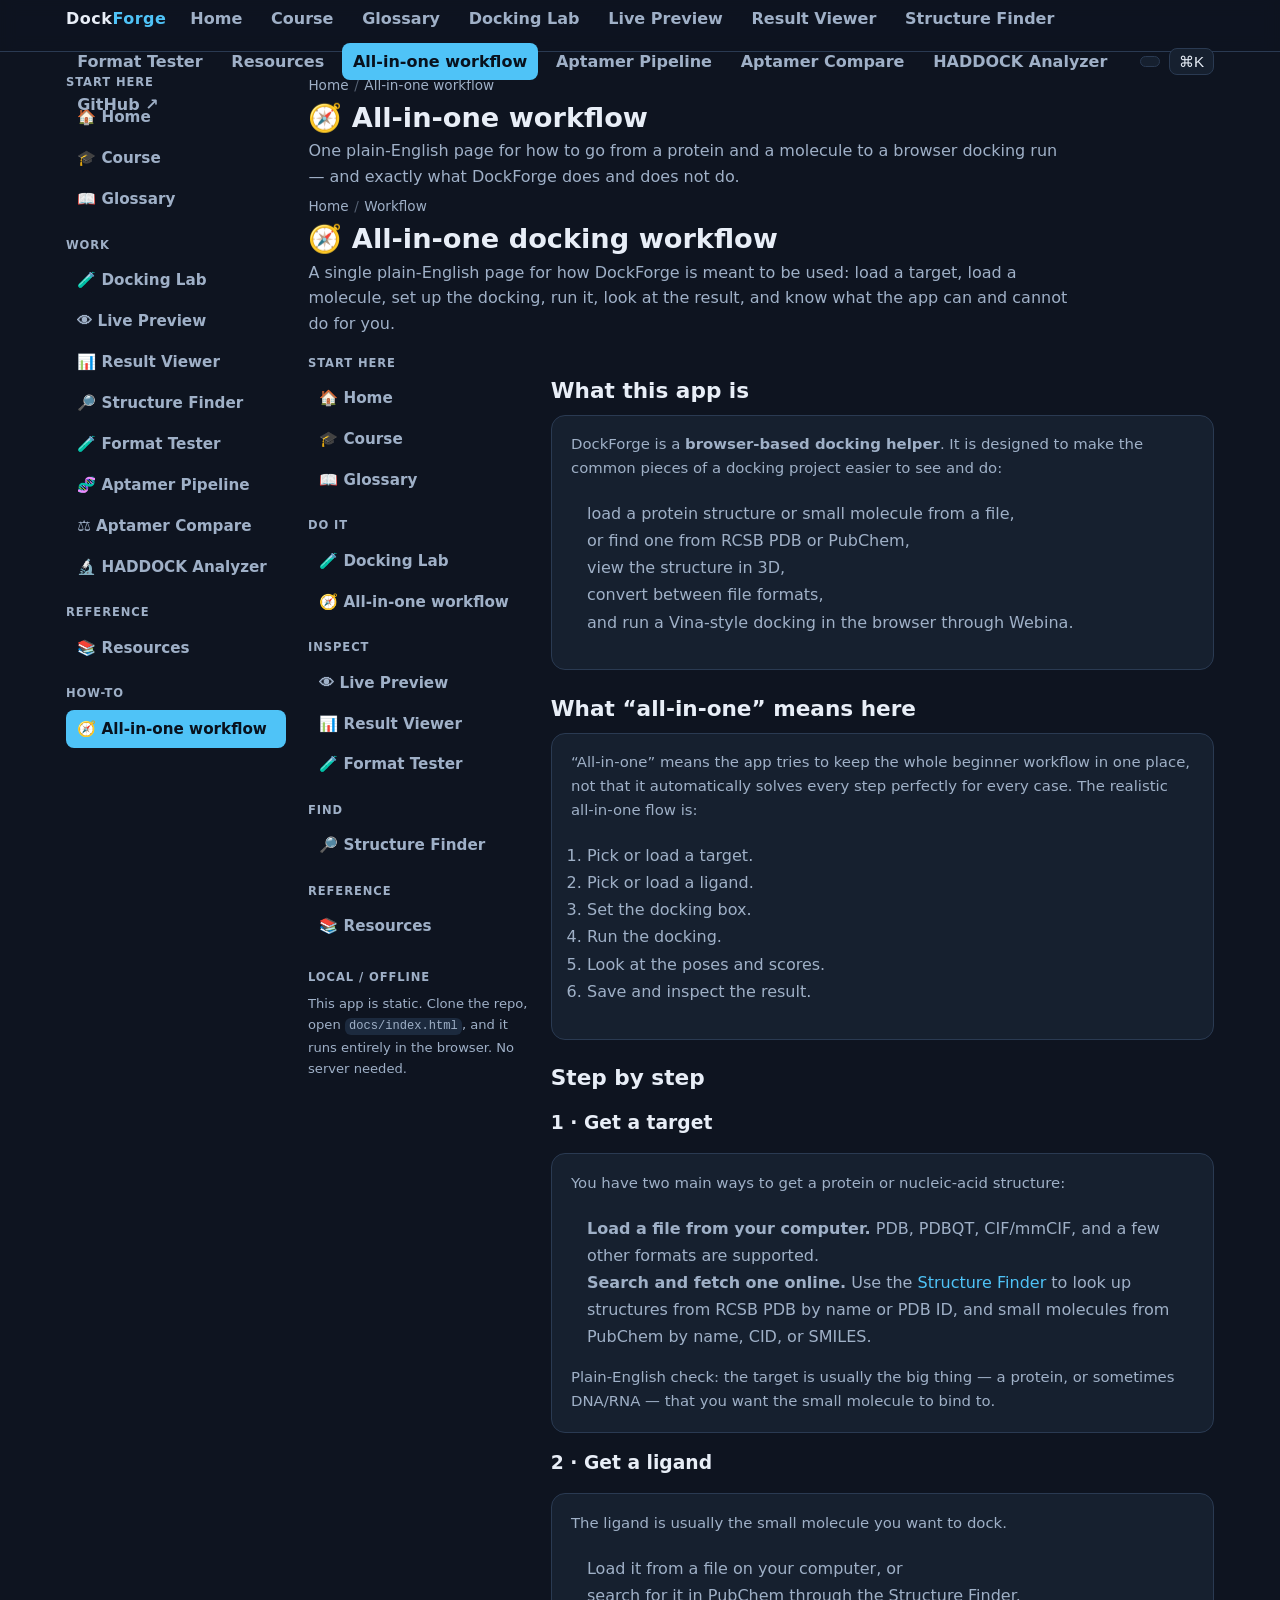
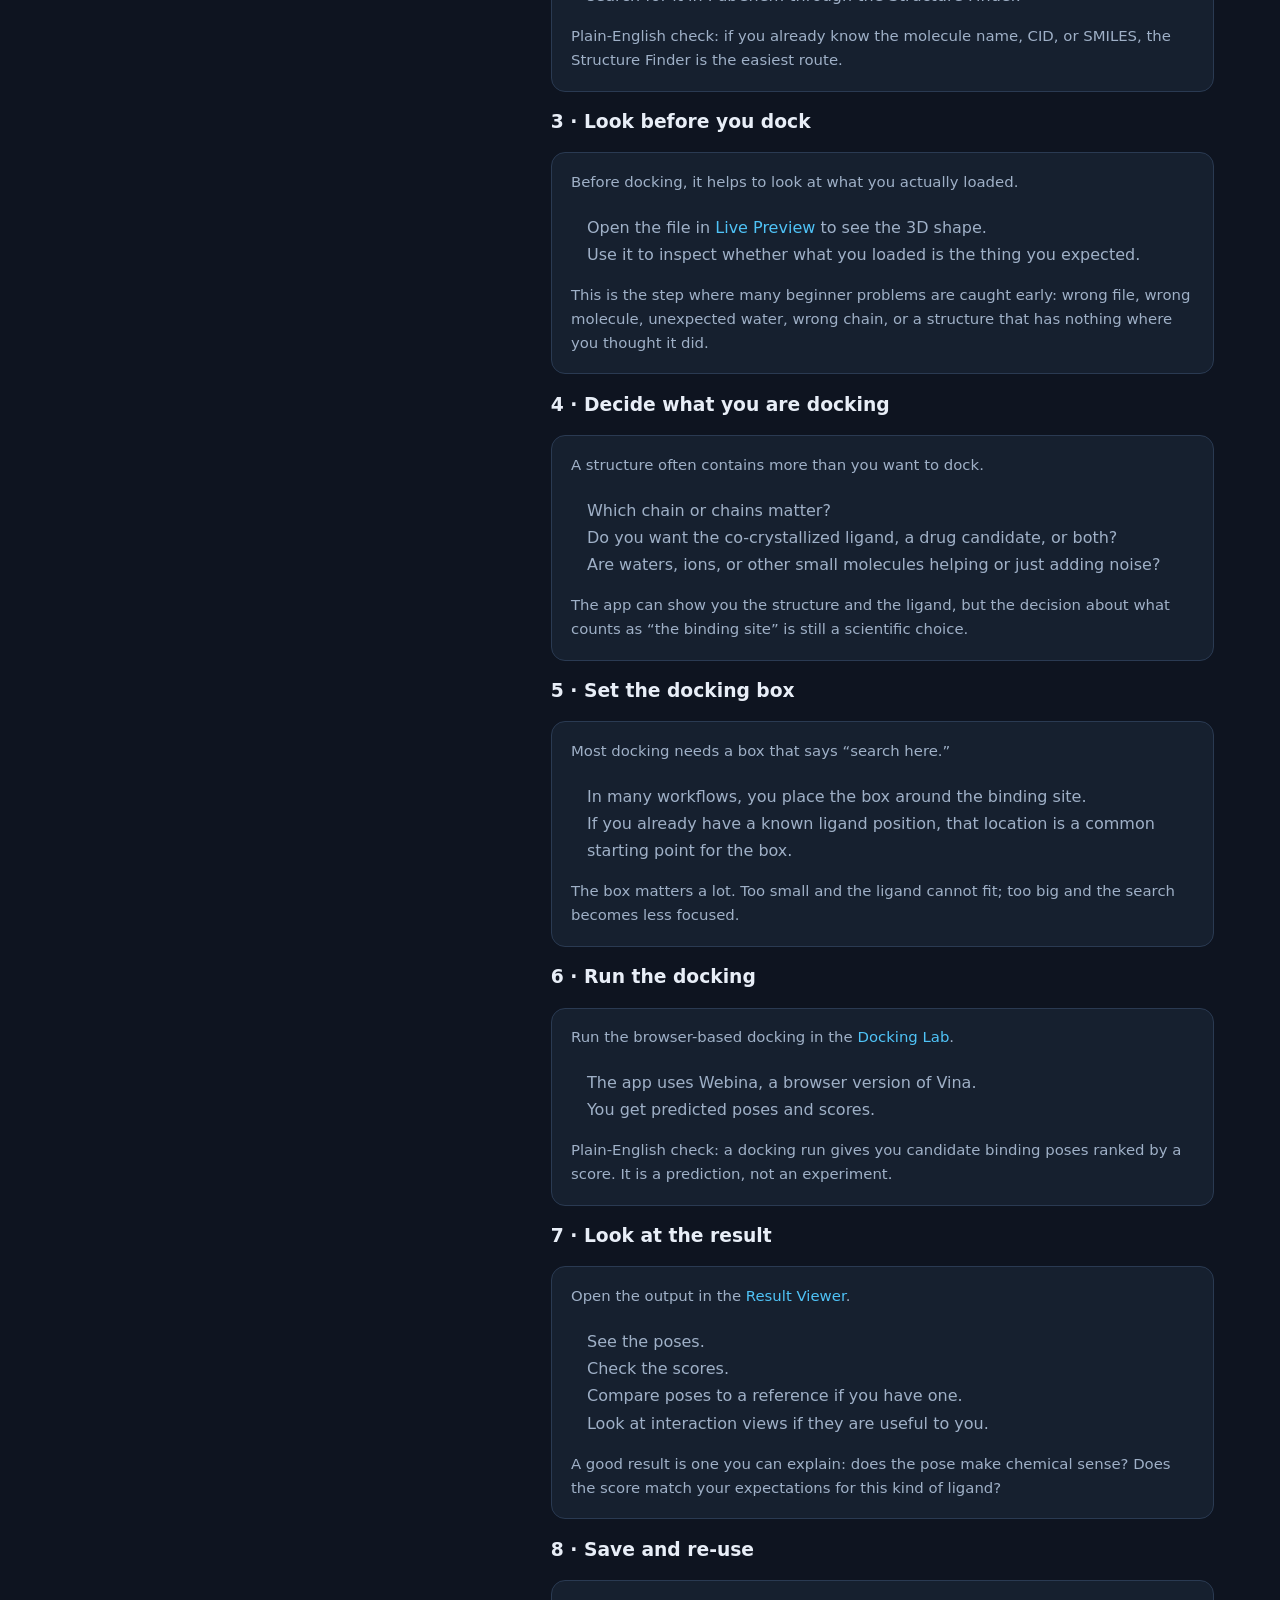
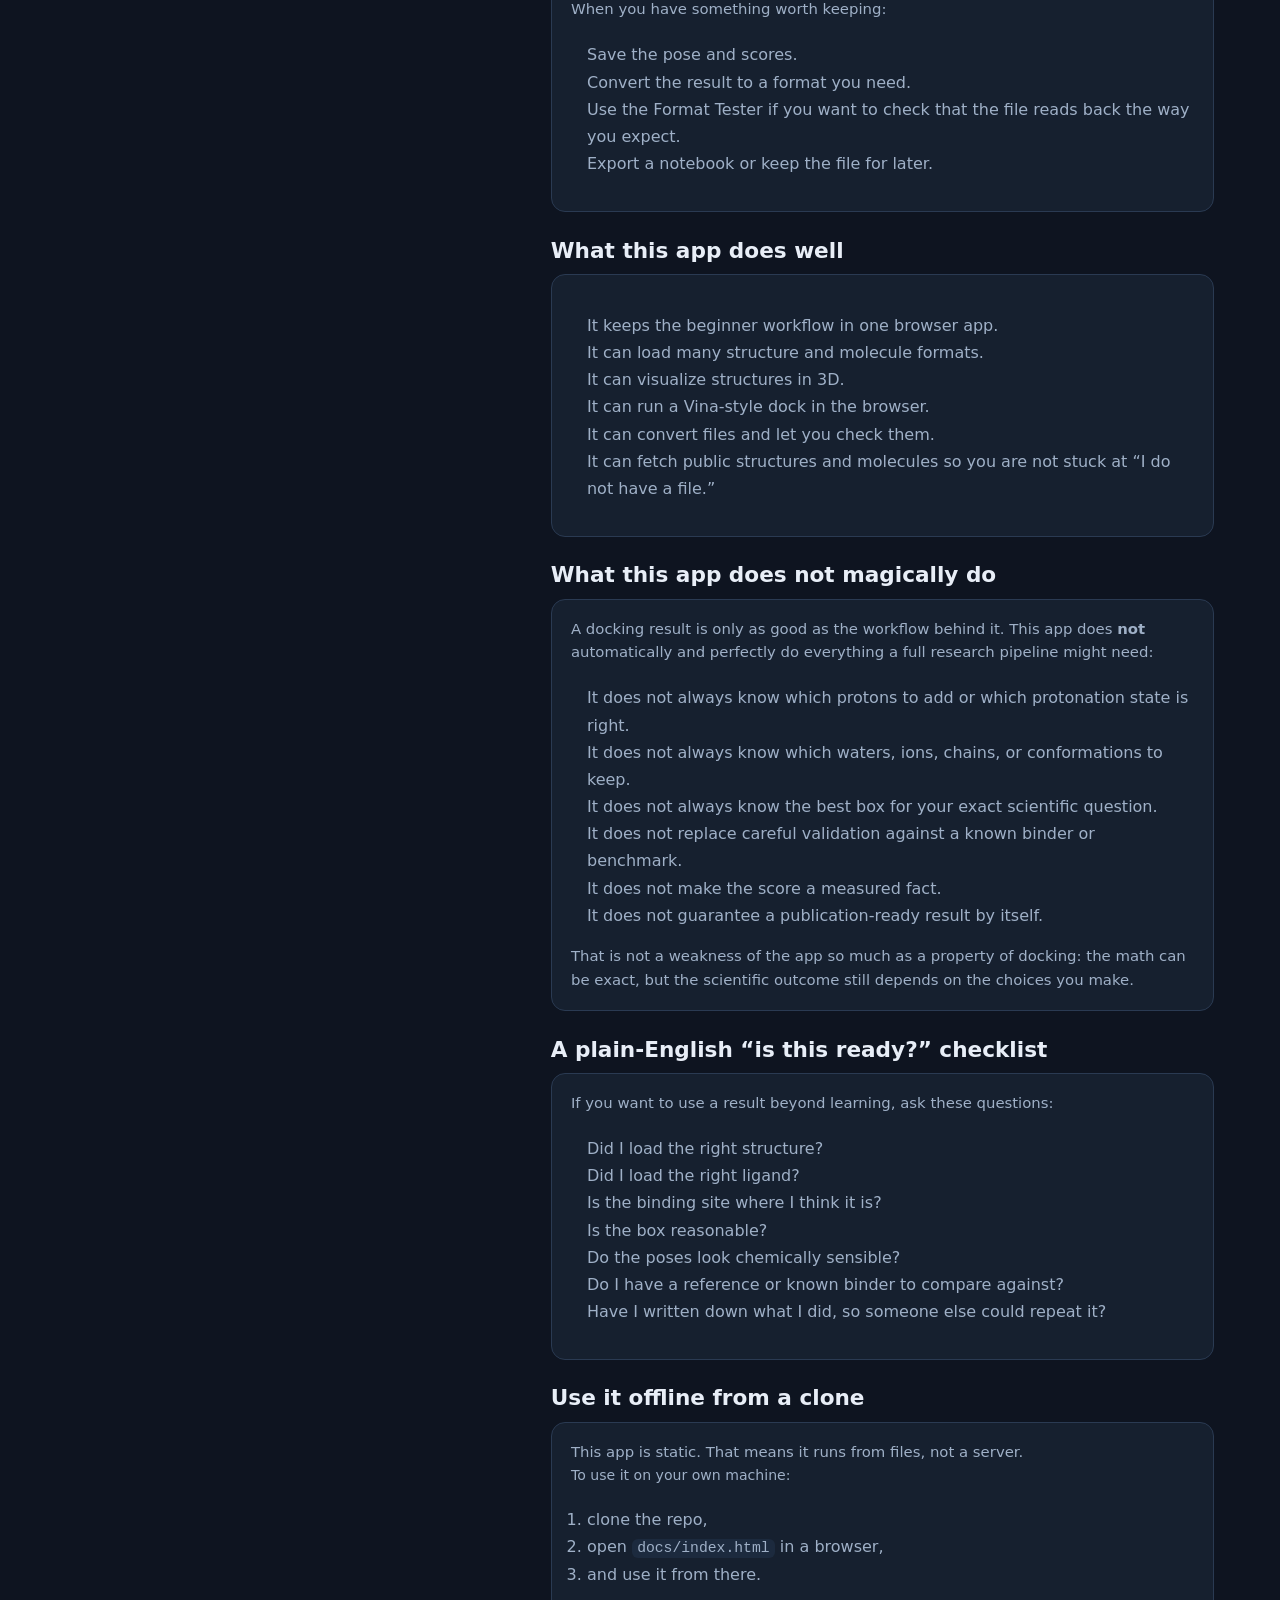
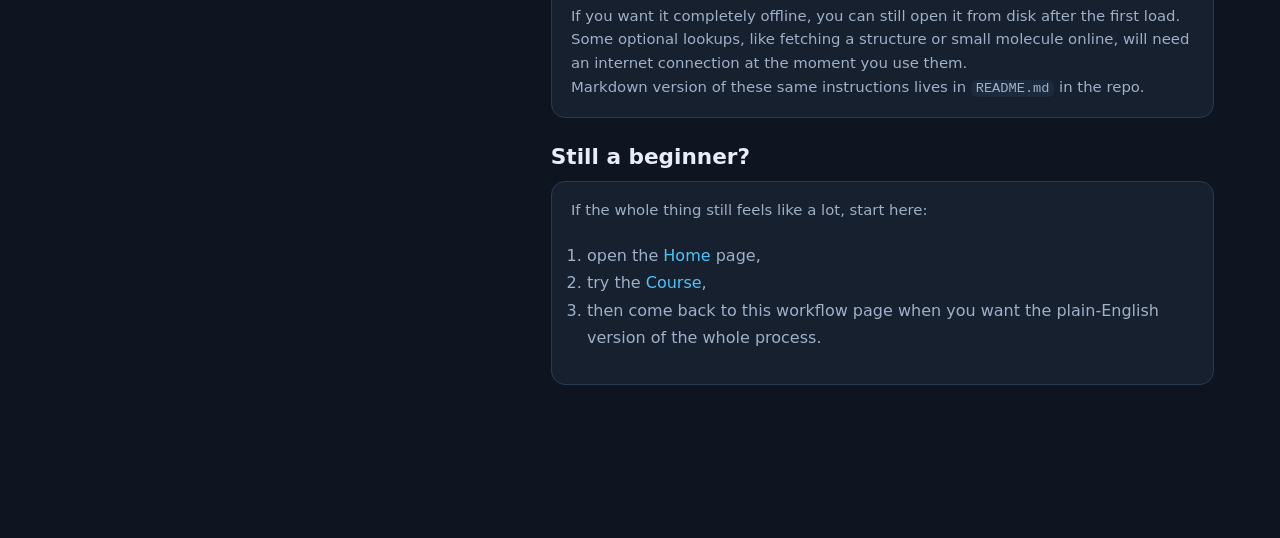
<file: docs/workflow.html>
<!DOCTYPE html>
<html lang="en" data-theme="dark">
<head>
<meta charset="utf-8">
<meta name="viewport" content="width=device-width, initial-scale=1">
<title>All-in-One Docking Workflow — DockForge</title>
<meta name="description" content="One plain-English page that explains how to go from “I have a protein and a molecule” to a browser docking run with DockForge — and exactly what the app does and does not do.">
<link rel="stylesheet" href="assets/style.css">
</head>
<body>
<main class="wrap"></main>

<script src="assets/app.js"></script>
<script>
(function () {
  "use strict";
  const $ = DF.$, esc = DF.esc;
  const main = $("main.wrap");
  if (!main) return;

  main.innerHTML = `
    <div class="page-head">
      <div class="breadcrumb"><a href="index.html">Home</a><span class="sep">/</span>Workflow</div>
      <h1>🧭 All-in-one docking workflow</h1>
      <p class="desc">A single plain-English page for how DockForge is meant to be used: load a target, load a molecule, set up the docking, run it, look at the result, and know what the app can and cannot do for you.</p>
    </div>

    <div class="layout" style="grid-template-columns:220px minmax(0,1fr);gap:1.4rem;padding-top:.6rem">
      <aside class="sidebar">
        <div class="group">Start here</div>
        <a class="side-link" href="index.html">🏠 Home</a>
        <a class="side-link" href="course.html">🎓 Course</a>
        <a class="side-link" href="glossary.html">📖 Glossary</a>
        <div class="group">Do it</div>
        <a class="side-link" href="lab.html">🧪 Docking Lab</a>
        <a class="side-link" href="workflow.html">🧭 All-in-one workflow</a>
        <div class="group">Inspect</div>
        <a class="side-link" href="preview.html">👁 Live Preview</a>
        <a class="side-link" href="results.html">📊 Result Viewer</a>
        <a class="side-link" href="tester.html">🧪 Format Tester</a>
        <div class="group">Find</div>
        <a class="side-link" href="find.html">🔎 Structure Finder</a>
        <div class="group">Reference</div>
        <a class="side-link" href="resources.html">📚 Resources</a>
        <div class="group" style="margin-top:1.2rem">Local / offline</div>
        <div class="muted" style="font-size:.82rem">
          This app is static. Clone the repo, open <code>docs/index.html</code>, and it runs
          entirely in the browser. No server needed.
        </div>
      </aside>

      <div class="content">

        <h2>What this app is</h2>
        <div class="card" style="margin:.6rem 0">
          <p>DockForge is a <b>browser-based docking helper</b>. It is designed to make the
          common pieces of a docking project easier to see and do:</p>
          <ul class="muted" style="list-style:none;padding:.2rem 0 0 1rem;line-height:1.7">
            <li>load a protein structure or small molecule from a file,</li>
            <li>or find one from RCSB PDB or PubChem,</li>
            <li>view the structure in 3D,</li>
            <li>convert between file formats,</li>
            <li>and run a Vina-style docking in the browser through Webina.</li>
          </ul>
        </div>

        <h2>What “all-in-one” means here</h2>
        <div class="card" style="margin:.6rem 0">
          <p>“All-in-one” means the app tries to keep the whole beginner workflow in one place,
          not that it automatically solves every step perfectly for every case. The realistic
          all-in-one flow is:</p>
          <ol class="muted" style="padding:.2rem 0 0 1rem;line-height:1.7">
            <li>Pick or load a target.</li>
            <li>Pick or load a ligand.</li>
            <li>Set the docking box.</li>
            <li>Run the docking.</li>
            <li>Look at the poses and scores.</li>
            <li>Save and inspect the result.</li>
          </ol>
        </div>

        <h2 id="step-by-step">Step by step</h2>

        <h3>1 · Get a target</h3>
        <div class="card" style="margin:.6rem 0">
          <p>You have two main ways to get a protein or nucleic-acid structure:</p>
          <ul class="muted" style="list-style:none;padding:.2rem 0 0 1rem;line-height:1.7">
            <li><b>Load a file from your computer.</b> PDB, PDBQT, CIF/mmCIF, and a few other formats are supported.</li>
            <li><b>Search and fetch one online.</b> Use the <a href="find.html">Structure Finder</a> to look up structures from RCSB PDB by name or PDB ID, and small molecules from PubChem by name, CID, or SMILES.</li>
          </ul>
          <p class="muted">Plain-English check: the target is usually the big thing — a protein, or sometimes DNA/RNA — that you want the small molecule to bind to.</p>
        </div>

        <h3>2 · Get a ligand</h3>
        <div class="card" style="margin:.6rem 0">
          <p>The ligand is usually the small molecule you want to dock.</p>
          <ul class="muted" style="list-style:none;padding:.2rem 0 0 1rem;line-height:1.7">
            <li>Load it from a file on your computer, or</li>
            <li>search for it in PubChem through the Structure Finder.</li>
          </ul>
          <p class="muted">Plain-English check: if you already know the molecule name, CID, or SMILES, the Structure Finder is the easiest route.</p>
        </div>

        <h3>3 · Look before you dock</h3>
        <div class="card" style="margin:.6rem 0">
          <p>Before docking, it helps to look at what you actually loaded.</p>
          <ul class="muted" style="list-style:none;padding:.2rem 0 0 1rem;line-height:1.7">
            <li>Open the file in <a href="preview.html">Live Preview</a> to see the 3D shape.</li>
            <li>Use it to inspect whether what you loaded is the thing you expected.</li>
          </ul>
          <p class="muted">This is the step where many beginner problems are caught early: wrong file, wrong molecule, unexpected water, wrong chain, or a structure that has nothing where you thought it did.</p>
        </div>

        <h3>4 · Decide what you are docking</h3>
        <div class="card" style="margin:.6rem 0">
          <p>A structure often contains more than you want to dock.</p>
          <ul class="muted" style="list-style:none;padding:.2rem 0 0 1rem;line-height:1.7">
            <li>Which chain or chains matter?</li>
            <li>Do you want the co-crystallized ligand, a drug candidate, or both?</li>
            <li>Are waters, ions, or other small molecules helping or just adding noise?</li>
          </ul>
          <p class="muted">The app can show you the structure and the ligand, but the decision about what counts as “the binding site” is still a scientific choice.</p>
        </div>

        <h3>5 · Set the docking box</h3>
        <div class="card" style="margin:.6rem 0">
          <p>Most docking needs a box that says “search here.”</p>
          <ul class="muted" style="list-style:none;padding:.2rem 0 0 1rem;line-height:1.7">
            <li>In many workflows, you place the box around the binding site.</li>
            <li>If you already have a known ligand position, that location is a common starting point for the box.</li>
          </ul>
          <p class="muted">The box matters a lot. Too small and the ligand cannot fit; too big and the search becomes less focused.</p>
        </div>

        <h3>6 · Run the docking</h3>
        <div class="card" style="margin:.6rem 0">
          <p>Run the browser-based docking in the <a href="lab.html">Docking Lab</a>.</p>
          <ul class="muted" style="list-style:none;padding:.2rem 0 0 1rem;line-height:1.7">
            <li>The app uses Webina, a browser version of Vina.</li>
            <li>You get predicted poses and scores.</li>
          </ul>
          <p class="muted">Plain-English check: a docking run gives you candidate binding poses ranked by a score. It is a prediction, not an experiment.</p>
        </div>

        <h3>7 · Look at the result</h3>
        <div class="card" style="margin:.6rem 0">
          <p>Open the output in the <a href="results.html">Result Viewer</a>.</p>
          <ul class="muted" style="list-style:none;padding:.2rem 0 0 1rem;line-height:1.7">
            <li>See the poses.</li>
            <li>Check the scores.</li>
            <li>Compare poses to a reference if you have one.</li>
            <li>Look at interaction views if they are useful to you.</li>
          </ul>
          <p class="muted">A good result is one you can explain: does the pose make chemical sense? Does the score match your expectations for this kind of ligand?</p>
        </div>

        <h3>8 · Save and re-use</h3>
        <div class="card" style="margin:.6rem 0">
          <p>When you have something worth keeping:</p>
          <ul class="muted" style="list-style:none;padding:.2rem 0 0 1rem;line-height:1.7">
            <li>Save the pose and scores.</li>
            <li>Convert the result to a format you need.</li>
            <li>Use the Format Tester if you want to check that the file reads back the way you expect.</li>
            <li>Export a notebook or keep the file for later.</li>
          </ul>
        </div>

        <h2>What this app does well</h2>
        <div class="card" style="margin:.6rem 0">
          <ul class="muted" style="list-style:none;padding:.2rem 0 0 1rem;line-height:1.7">
            <li>It keeps the beginner workflow in one browser app.</li>
            <li>It can load many structure and molecule formats.</li>
            <li>It can visualize structures in 3D.</li>
            <li>It can run a Vina-style dock in the browser.</li>
            <li>It can convert files and let you check them.</li>
            <li>It can fetch public structures and molecules so you are not stuck at “I do not have a file.”</li>
          </ul>
        </div>

        <h2>What this app does not magically do</h2>
        <div class="card" style="margin:.6rem 0">
          <p class="muted">A docking result is only as good as the workflow behind it. This app does
          <b>not</b> automatically and perfectly do everything a full research pipeline might need:</p>
          <ul class="muted" style="list-style:none;padding:.2rem 0 0 1rem;line-height:1.7">
            <li>It does not always know which protons to add or which protonation state is right.</li>
            <li>It does not always know which waters, ions, chains, or conformations to keep.</li>
            <li>It does not always know the best box for your exact scientific question.</li>
            <li>It does not replace careful validation against a known binder or benchmark.</li>
            <li>It does not make the score a measured fact.</li>
            <li>It does not guarantee a publication-ready result by itself.</li>
          </ul>
          <p class="muted">That is not a weakness of the app so much as a property of docking:
          the math can be exact, but the scientific outcome still depends on the choices you make.</p>
        </div>

        <h2>A plain-English “is this ready?” checklist</h2>
        <div class="card" style="margin:.6rem 0">
          <p class="muted">If you want to use a result beyond learning, ask these questions:</p>
          <ul class="muted" style="list-style:none;padding:.2rem 0 0 1rem;line-height:1.7">
            <li>Did I load the right structure?</li>
            <li>Did I load the right ligand?</li>
            <li>Is the binding site where I think it is?</li>
            <li>Is the box reasonable?</li>
            <li>Do the poses look chemically sensible?</li>
            <li>Do I have a reference or known binder to compare against?</li>
            <li>Have I written down what I did, so someone else could repeat it?</li>
          </ul>
        </div>

        <h2>Use it offline from a clone</h2>
        <div class="card" style="margin:.6rem 0">
          <p>This app is static. That means it runs from files, not a server.</p>
          <p class="muted" style="font-size:.88rem">To use it on your own machine:</p>
          <ol class="muted" style="padding:.2rem 0 0 1rem;line-height:1.7">
            <li>clone the repo,</li>
            <li>open <code>docs/index.html</code> in a browser,</li>
            <li>and use it from there.</li>
          </ol>
          <p class="muted">If you want it completely offline, you can still open it from disk after the first load. Some optional lookups, like fetching a structure or small molecule online, will need an internet connection at the moment you use them.</p>
          <p class="muted">Markdown version of these same instructions lives in <code>README.md</code> in the repo.</p>
        </div>

        <h2>Still a beginner?</h2>
        <div class="card" style="margin:.6rem 0">
          <p>If the whole thing still feels like a lot, start here:</p>
          <ol class="muted" style="padding:.2rem 0 0 1rem;line-height:1.7">
            <li>open the <a href="index.html">Home</a> page,</li>
            <li>try the <a href="course.html">Course</a>,</li>
            <li>then come back to this workflow page when you want the plain-English version of the whole process.</li>
          </ol>
        </div>

      </div>
    </div>
  `;
})();
</script>
</body>
</html>
</file>
<file: docs/assets/style.css>
/* DockForge design system — inspired by shadcn/ui semantic tokens,
   ant-design-pro layout patterns, and tremor stat cards.
   Dark is the default theme; light theme via html[data-theme="light"]. */

/* ---------- design tokens (dark default) ---------- */
:root{
  --background:#0e1420; --foreground:#e8eef7;
  --card:#16202f; --card-foreground:#e8eef7;
  --muted:#1c2a3e; --muted-foreground:#9fb0c7;
  --primary:#4fc3f7; --primary-foreground:#08111d;
  --accent:#7ce8b0; --accent-foreground:#08111d;
  --warning:#f6c445; --danger:#f28b82;
  --border:#2a3a52; --input:#22334b; --ring:#4fc3f7;
  --radius:14px; --radius-sm:8px;
  --mono:ui-monospace,SFMono-Regular,Menlo,Consolas,monospace;
  --maxw:1180px;
  font-size:16px;
}
html[data-theme="light"]{
  --background:#f7f9fc; --foreground:#16202f;
  --card:#ffffff; --card-foreground:#16202f;
  --muted:#eef2f8; --muted-foreground:#5a6b84;
  --primary:#0b7fc4; --primary-foreground:#ffffff;
  --accent:#0e8a5f; --accent-foreground:#ffffff;
  --warning:#a06a00; --danger:#c0392b;
  --border:#d8e0ec; --input:#dbe3ef; --ring:#0b7fc4;
}

*{box-sizing:border-box}
html,body{margin:0;padding:0}
body{
  background:var(--background); color:var(--foreground);
  font-family:system-ui,-apple-system,"Segoe UI",Roboto,Helvetica,Arial,sans-serif;
  line-height:1.6; min-height:100vh;
  transition:background .2s ease,color .2s ease;
}
.wrap{max-width:var(--maxw);margin:0 auto;padding:0 1rem}
a{color:var(--primary);text-decoration:none}
a:hover{text-decoration:underline}
h1,h2,h3{line-height:1.25}
h1{font-size:2rem;margin:.6rem 0}
h2{font-size:1.35rem;margin:1.6rem 0 .6rem}
code,.mono{font-family:var(--mono);font-size:.92em;background:var(--muted);padding:.1em .35em;border-radius:6px}
:focus-visible{outline:2px solid var(--ring);outline-offset:2px;border-radius:4px}
::selection{background:var(--primary);color:var(--primary-foreground)}
@media (prefers-reduced-motion:reduce){*{transition:none!important;animation:none!important}}

/* ---------- top nav ---------- */
.nav{position:sticky;top:0;z-index:50;background:color-mix(in srgb,var(--background) 88%,transparent);backdrop-filter:blur(8px);border-bottom:1px solid var(--border)}
.nav .wrap{display:flex;align-items:center;gap:.4rem;height:3.2rem;flex-wrap:wrap}
.brand{font-weight:800;letter-spacing:.5px;color:var(--foreground);margin-right:.4rem}
.brand span{color:var(--primary)}
.nav a.link{color:var(--muted-foreground);padding:.35rem .7rem;border-radius:var(--radius-sm);font-weight:600}
.nav a.link:hover{color:var(--foreground);background:var(--muted);text-decoration:none}
.nav a.link.active{color:var(--primary-foreground);background:var(--primary)}
.theme-toggle{margin-left:.2rem;border:1px solid var(--border);background:var(--card);color:var(--foreground);border-radius:var(--radius-sm);padding:.3rem .55rem;cursor:pointer;font-size:.95rem;line-height:1}
.theme-toggle:hover{border-color:var(--primary)}

/* ---------- pro-layout shell: sidebar + content ---------- */
.layout{display:grid;grid-template-columns:220px minmax(0,1fr);gap:1.4rem;padding-top:1.2rem}
@media (max-width:900px){.layout{grid-template-columns:1fr}.sidebar{display:none}}
.sidebar{position:sticky;top:4.2rem;align-self:start;display:flex;flex-direction:column;gap:.2rem}
.sidebar .group{margin:.9rem 0 .25rem;font-size:.72rem;font-weight:700;letter-spacing:.08em;text-transform:uppercase;color:var(--muted-foreground)}
.sidebar .group:first-child{margin-top:.1rem}
.sidebar a.side-link{display:flex;align-items:center;gap:.5rem;color:var(--muted-foreground);padding:.42rem .7rem;border-radius:var(--radius-sm);font-weight:600;font-size:.95rem}
.sidebar a.side-link:hover{background:var(--muted);color:var(--foreground);text-decoration:none}
.sidebar a.side-link.active{background:var(--primary);color:var(--primary-foreground)}
.content{min-width:0;padding-bottom:3rem}

/* page header (PageContainer pattern) */
.page-head{margin:.2rem 0 .4rem}
.page-head h1{margin:.1rem 0 .2rem;font-size:1.7rem}
.page-head .desc{color:var(--muted-foreground);margin:0 0 .4rem;max-width:48rem}
.breadcrumb{display:flex;flex-wrap:wrap;gap:.35rem;align-items:center;font-size:.85rem;color:var(--muted-foreground);margin-bottom:.3rem}
.breadcrumb a{color:var(--muted-foreground)}
.breadcrumb a:hover{color:var(--primary)}
.breadcrumb .sep{opacity:.5}

/* ---------- shadcn-style primitives ---------- */
.card{background:var(--card);border:1px solid var(--border);border-radius:var(--radius);padding:1.1rem 1.2rem;display:block;color:var(--card-foreground)}
.card:hover{border-color:var(--primary);text-decoration:none;transform:translateY(-2px);transition:.15s}
.card h3{margin:.2rem 0 .4rem;font-size:1.05rem}
.card p{margin:0;color:var(--muted-foreground);font-size:.93rem}
.card .ico{font-size:1.5rem}
.cards{display:grid;grid-template-columns:repeat(auto-fit,minmax(235px,1fr));gap:1rem;margin:1.2rem 0 2rem}
.badge{display:inline-block;background:var(--muted);color:var(--muted-foreground);border:1px solid var(--border);border-radius:999px;padding:.05rem .6rem;font-size:.78rem;font-weight:700}
.badge.green{background:color-mix(in srgb,var(--accent) 18%,transparent);color:var(--accent);border-color:color-mix(in srgb,var(--accent) 40%,transparent)}
.badge.red{background:color-mix(in srgb,var(--danger) 15%,transparent);color:var(--danger);border-color:color-mix(in srgb,var(--danger) 40%,transparent)}
.badge.blue{background:color-mix(in srgb,var(--primary) 15%,transparent);color:var(--primary);border-color:color-mix(in srgb,var(--primary) 40%,transparent)}
.btn{display:inline-block;background:var(--primary);color:var(--primary-foreground);border:none;border-radius:var(--radius-sm);padding:.55rem 1.1rem;font-weight:700;font-size:.95rem;cursor:pointer}
.btn:hover{filter:brightness(1.08);text-decoration:none}
.btn.ghost{background:transparent;color:var(--primary);border:1px solid var(--border)}
.btn.ghost:hover{border-color:var(--primary);background:color-mix(in srgb,var(--primary) 8%,transparent)}
.btn.small{padding:.3rem .7rem;font-size:.85rem}
.btn:disabled{opacity:.5;cursor:not-allowed}

/* ---------- tremor-style stat cards ---------- */
.stats{display:grid;grid-template-columns:repeat(auto-fit,minmax(160px,1fr));gap:1rem;margin:1.1rem 0}
.stat-card{background:var(--card);border:1px solid var(--border);border-radius:var(--radius);padding:.9rem 1rem}
.stat-label{font-size:.78rem;font-weight:700;letter-spacing:.05em;text-transform:uppercase;color:var(--muted-foreground)}
.stat-value{font-size:1.75rem;font-weight:800;margin:.15rem 0;font-family:var(--mono)}
.stat-delta{font-size:.82rem;color:var(--muted-foreground)}

/* tremor-style bar chart (pure CSS, no JS deps) */
.chart-card{background:var(--card);border:1px solid var(--border);border-radius:var(--radius);padding:1rem 1.1rem;margin:1rem 0}
.chart-title{font-weight:700;margin-bottom:.6rem}
.chart-row{display:grid;grid-template-columns:9rem 1fr 4.2rem;gap:.7rem;align-items:center;margin:.35rem 0}
.chart-row .lab{font-size:.88rem;color:var(--muted-foreground);font-family:var(--mono);white-space:nowrap;overflow:hidden;text-overflow:ellipsis}
.chart-row .val{font-size:.85rem;font-family:var(--mono);text-align:right;color:var(--foreground)}
.chart-bar{height:12px;border-radius:6px;background:var(--primary);min-width:2px}
.chart-axis{border-top:1px solid var(--border);margin-top:.5rem;padding-top:.3rem;font-size:.78rem;color:var(--muted-foreground);display:flex;justify-content:space-between}

/* ---------- keyboard / command palette (taxonomy-style) ---------- */
.kbd{font-family:var(--mono);font-size:.78rem;background:var(--muted);border:1px solid var(--border);border-bottom-width:2px;border-radius:6px;padding:.05rem .4rem;color:var(--foreground)}
.palette-backdrop{position:fixed;inset:0;background:rgba(0,0,0,.45);z-index:90;display:none}
.palette-backdrop.open{display:block}
.palette{position:fixed;left:50%;top:14%;transform:translateX(-50%);width:min(560px,92vw);background:var(--card);border:1px solid var(--border);border-radius:var(--radius);box-shadow:0 18px 60px rgba(0,0,0,.45);z-index:95;display:none;overflow:hidden}
.palette.open{display:block}
.palette input{width:100%;border:none;border-bottom:1px solid var(--border);background:transparent;color:var(--foreground);padding:.9rem 1.1rem;font-size:1rem;outline:none}
.palette-list{max-height:46vh;overflow:auto;margin:0;padding:.35rem;list-style:none}
.palette-list li{padding:.5rem .8rem;border-radius:var(--radius-sm);cursor:pointer;display:flex;gap:.6rem;align-items:baseline}
.palette-list li .hint{margin-left:auto;font-size:.78rem;color:var(--muted-foreground)}
.palette-list li.sel,.palette-list li:hover{background:var(--muted)}

/* ---------- progress / quiz / lesson (course) ---------- */
.progress{height:10px;background:var(--muted);border-radius:6px;overflow:hidden;border:1px solid var(--border)}
.progress>div{height:100%;background:var(--accent);width:0;transition:width .3s ease}
.lesson{background:var(--card);border:1px solid var(--border);border-radius:var(--radius);padding:1rem 1.2rem;margin:1rem 0}
.quiz{background:var(--muted);border:1px solid var(--border);border-radius:var(--radius-sm);padding:.8rem 1rem;margin:.8rem 0}
.quiz.done{border-color:var(--accent)}
.badge-card{display:flex;flex-direction:column;gap:.1rem;background:var(--card);border:1px solid var(--border);border-radius:var(--radius-sm);padding:.6rem .8rem}
.badge-card .badge-ico{font-size:1.3rem}
.badge-card .badge-name{font-weight:700;font-size:.9rem}
.badge-card .badge-hint{font-size:.78rem;color:var(--muted-foreground)}
.badge-card.earned{border-color:var(--accent)}

/* ---------- drop zones / results ---------- */
.drop{border:2px dashed var(--border);border-radius:var(--radius);padding:1.6rem;text-align:center;color:var(--muted-foreground);background:var(--card)}
.drop.over{border-color:var(--primary);background:color-mix(in srgb,var(--primary) 7%,var(--card))}
.warnbox{background:color-mix(in srgb,var(--warning) 12%,var(--card));border:1px solid color-mix(in srgb,var(--warning) 45%,transparent);border-radius:var(--radius-sm);padding:.7rem 1rem;margin:.7rem 0;font-size:.93rem}
.errbox{background:color-mix(in srgb,var(--danger) 12%,var(--card));border:1px solid color-mix(in srgb,var(--danger) 45%,transparent);border-radius:var(--radius-sm);padding:.7rem 1rem;margin:.7rem 0;font-size:.93rem}
.okbox{background:color-mix(in srgb,var(--accent) 12%,var(--card));border:1px solid color-mix(in srgb,var(--accent) 45%,transparent);border-radius:var(--radius-sm);padding:.7rem 1rem;margin:.7rem 0;font-size:.93rem}
table.table{width:100%;border-collapse:collapse;font-size:.92rem;margin:.6rem 0}
.table th{background:var(--muted);color:var(--muted-foreground);text-align:left;padding:.45rem .7rem;font-size:.8rem;text-transform:uppercase;letter-spacing:.04em}
.table td{padding:.45rem .7rem;border-top:1px solid var(--border);font-family:var(--mono);font-size:.88rem}

/* toast */
.toast-host{position:fixed;bottom:1.2rem;right:1.2rem;z-index:99;display:flex;flex-direction:column;gap:.5rem}
.toast{background:var(--card);border:1px solid var(--border);border-left:4px solid var(--primary);border-radius:var(--radius-sm);padding:.6rem 1rem;font-size:.92rem;box-shadow:0 8px 30px rgba(0,0,0,.35);animation:toastin .18s ease}
.toast.ok{border-left-color:var(--accent)}
.toast.bad{border-left-color:var(--danger)}
@keyframes toastin{from{opacity:0;transform:translateY(6px)}to{opacity:1;transform:none}}

/* hero (home) */
.hero{padding:2.2rem 0 1.2rem;border-bottom:1px solid var(--border);background:linear-gradient(180deg,color-mix(in srgb,var(--primary) 7%,var(--background)),var(--background))}
.hero p.lead{color:var(--muted-foreground);font-size:1.12rem;max-width:46rem}
.hero h1{font-size:2.2rem}
.empty-state{text-align:center;color:var(--muted-foreground);padding:2.2rem 1rem;border:1px dashed var(--border);border-radius:var(--radius)}
.step-num{display:inline-flex;align-items:center;justify-content:center;width:1.7rem;height:1.7rem;border-radius:999px;background:var(--primary);color:var(--primary-foreground);font-weight:800;font-size:.9rem;margin-right:.5rem}
.muted{color:var(--muted-foreground)}
</file>
